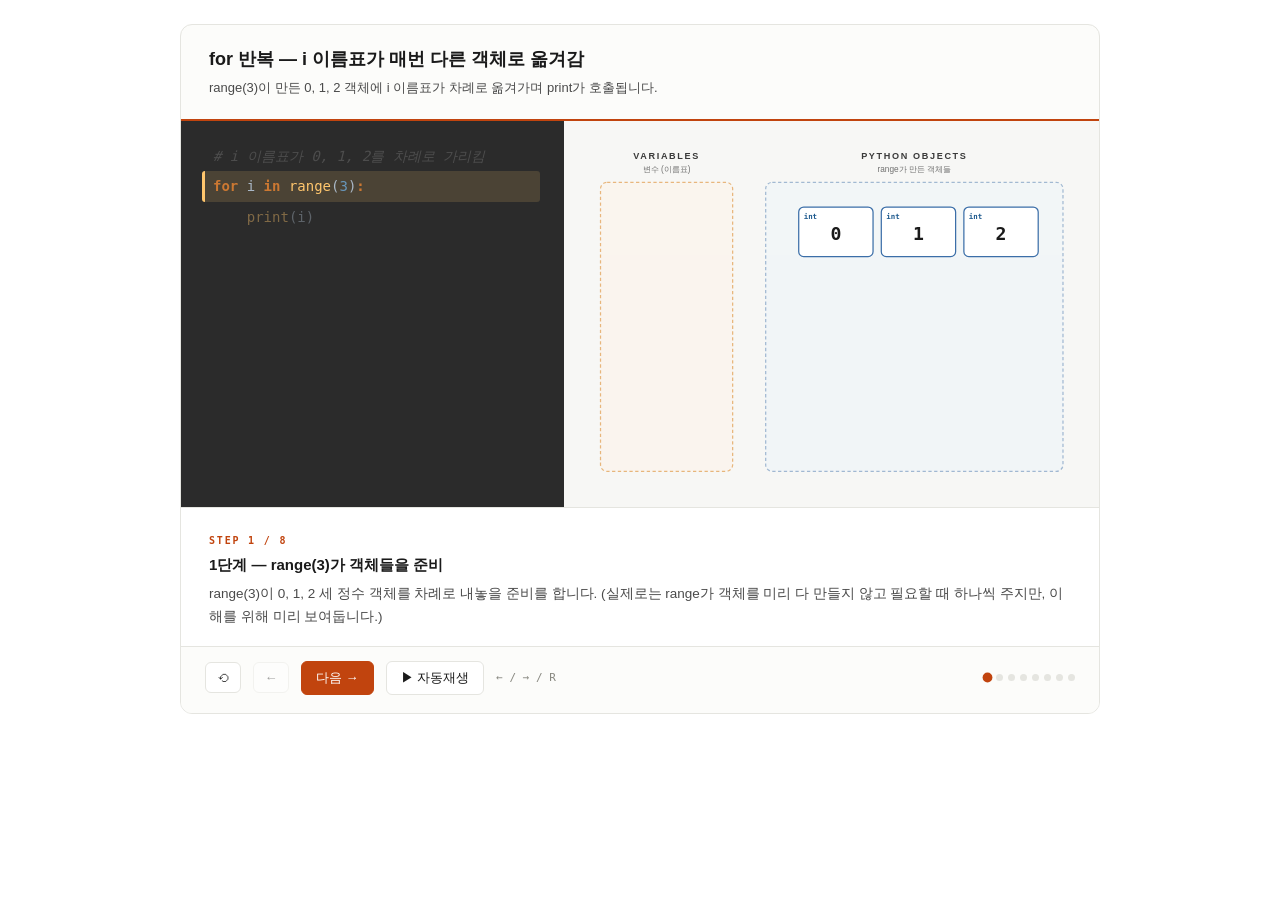
<file: simulators/sim-for.html>
<!DOCTYPE html>
<html lang="ko">
<head>
<meta charset="UTF-8">
<title>시뮬레이터 — for 반복</title>
<style>
:root {
  --bg: #ffffff;
  --bg-soft: #f7f7f5;
  --bg-card: #fcfcfa;
  --border: #e5e5e0;
  --text: #1a1a1a;
  --text-soft: #4a4a4a;
  --text-mute: #888880;
  --accent: #c1440e;
  --accent-soft: #f5e8e0;
  --heap-bg: #eaf3fb;
  --heap-border: #3b6ea8;
  --heap-text: #1e5a8e;
  --names-bg: #fef3e8;
  --names-border: #d97706;
  --names-text: #7a3a10;
  --code-bg: #2b2b2b;
  --code-text: #a9b7c6;
  --code-keyword: #cc7832;
  --code-number: #6897bb;
  --code-string: #6a8759;
  --code-comment: #808080;
  --code-builtin: #ffc66d;
}
[data-theme="dark"] {
  --bg: #1a1a1a;
  --bg-soft: #232320;
  --bg-card: #252522;
  --border: #3a3a35;
  --text: #ececec;
  --text-soft: #c4c4c0;
  --text-mute: #888880;
  --accent: #e07a4f;
  --accent-soft: #3a2a22;
  --heap-bg: #1f3650;
  --heap-border: #5b8fc5;
  --heap-text: #92c5f0;
  --names-bg: #3a2a18;
  --names-border: #d97706;
  --names-text: #f4b070;
}
* { box-sizing: border-box; }
body {
  margin: 0;
  padding: 24px;
  background: var(--bg);
  color: var(--text);
  font-family: 'Pretendard', -apple-system, BlinkMacSystemFont, sans-serif;
  line-height: 1.6;
}
.sim-wrapper {
  max-width: 920px;
  margin: 0 auto;
  background: var(--bg-card);
  border: 1px solid var(--border);
  border-radius: 12px;
  overflow: hidden;
}
.sim-head { padding: 20px 28px; border-bottom: 2px solid var(--accent); }
.sim-head h2 { margin: 0 0 4px; font-size: 18px; font-weight: 700; }
.sim-head .desc { margin: 0; color: var(--text-soft); font-size: 13px; }
.sim-body {
  display: grid;
  grid-template-columns: 1fr 1.4fr;
}
@media (max-width: 720px) { .sim-body { grid-template-columns: 1fr; } }

.code-pane {
  background: var(--code-bg);
  padding: 20px 24px;
  font-family: 'JetBrains Mono', 'D2Coding', 'Consolas', monospace;
  font-size: 14px;
  line-height: 1.9;
  color: var(--code-text);
}
.code-line {
  display: block;
  padding: 2px 8px;
  border-radius: 3px;
  transition: background 0.3s, opacity 0.3s;
  opacity: 0.4;
  white-space: pre;
}
.code-line.active {
  background: rgba(255, 198, 109, 0.15);
  opacity: 1;
  border-left: 3px solid #ffc66d;
  margin-left: -3px;
}
.code-line.done { opacity: 0.65; }
.tk-kw { color: var(--code-keyword); font-weight: bold; }
.tk-num { color: var(--code-number); }
.tk-str { color: var(--code-string); }
.tk-com { color: var(--code-comment); font-style: italic; }
.tk-fn { color: var(--code-builtin); }

.canvas-pane {
  background: var(--bg-soft);
  padding: 20px;
  display: flex;
  flex-direction: column;
  justify-content: center;
  min-height: 380px;
}
.canvas-pane svg { width: 100%; height: auto; max-height: 420px; }

.explain {
  padding: 18px 28px;
  border-top: 1px solid var(--border);
  background: var(--bg);
  min-height: 84px;
}
.explain .step-num {
  display: inline-block;
  font-family: 'JetBrains Mono', monospace;
  font-size: 10px;
  letter-spacing: 0.18em;
  color: var(--accent);
  font-weight: 700;
  margin-bottom: 4px;
  text-transform: uppercase;
}
.explain .step-title { font-size: 15px; font-weight: 600; margin: 0 0 6px; }
.explain .step-text {
  font-size: 13.5px;
  color: var(--text-soft);
  margin: 0;
  line-height: 1.65;
}

.controls {
  padding: 14px 24px 18px;
  background: var(--bg-card);
  border-top: 1px solid var(--border);
  display: flex;
  align-items: center;
  gap: 12px;
}
.btn {
  background: var(--bg);
  border: 1px solid var(--border);
  border-radius: 6px;
  padding: 7px 14px;
  font-family: inherit;
  font-size: 13px;
  cursor: pointer;
  color: var(--text);
  transition: all 0.15s;
  font-weight: 500;
}
.btn:hover { background: var(--bg-soft); border-color: var(--accent); }
.btn:disabled { opacity: 0.4; cursor: not-allowed; }
.btn-primary { background: var(--accent); color: white; border-color: var(--accent); }
.btn-icon { width: 36px; padding: 7px 0; text-align: center; }

.dots { display: flex; gap: 5px; margin-left: auto; }
.dot {
  width: 7px; height: 7px;
  border-radius: 50%;
  background: var(--border);
  transition: background 0.2s, transform 0.2s;
}
.dot.active { background: var(--accent); transform: scale(1.4); }
.dot.done { background: var(--text-mute); }
.kbd-hint {
  font-size: 11px;
  color: var(--text-mute);
  font-family: 'JetBrains Mono', monospace;
}
@media (max-width: 720px) { .kbd-hint { display: none; } }
</style>
</head>
<body>

<div class="sim-wrapper">
  <div class="sim-head">
    <h2>for 반복 — i 이름표가 매번 다른 객체로 옮겨감</h2>
    <p class="desc">range(3)이 만든 0, 1, 2 객체에 i 이름표가 차례로 옮겨가며 print가 호출됩니다.</p>
  </div>

  <div class="sim-body">
    <div class="code-pane">
      <span class="code-line" data-line="0"><span class="tk-com"># i 이름표가 0, 1, 2를 차례로 가리킴</span></span>
      <span class="code-line" data-line="1"><span class="tk-kw">for</span> i <span class="tk-kw">in</span> <span class="tk-fn">range</span>(<span class="tk-num">3</span>)<span class="tk-kw">:</span></span>
      <span class="code-line" data-line="2">    <span class="tk-fn">print</span>(i)</span>
    </div>

    <div class="canvas-pane">
      <svg id="loop-svg" viewBox="0 0 600 420" xmlns="http://www.w3.org/2000/svg">
        <!-- 정적 라벨 -->
        <text x="100" y="22" text-anchor="middle" font-family="Pretendard, sans-serif"
              font-size="11" font-weight="700" fill="currentColor" letter-spacing="2"
              opacity="0.85">VARIABLES</text>
        <text x="100" y="38" text-anchor="middle" font-family="Pretendard, sans-serif"
              font-size="10" fill="currentColor" opacity="0.6">변수 (이름표)</text>
        <rect x="20" y="50" width="160" height="350" rx="8"
              fill="var(--names-bg)" stroke="var(--names-border)" stroke-width="1.5"
              stroke-dasharray="4 3" opacity="0.5"/>

        <text x="400" y="22" text-anchor="middle" font-family="Pretendard, sans-serif"
              font-size="11" font-weight="700" fill="currentColor" letter-spacing="2"
              opacity="0.85">PYTHON OBJECTS</text>
        <text x="400" y="38" text-anchor="middle" font-family="Pretendard, sans-serif"
              font-size="10" fill="currentColor" opacity="0.6">range가 만든 객체들</text>
        <rect x="220" y="50" width="360" height="350" rx="8"
              fill="var(--heap-bg)" stroke="var(--heap-border)" stroke-width="1.5"
              stroke-dasharray="4 3" opacity="0.45"/>

        <g id="dynamic"></g>
      </svg>
    </div>
  </div>

  <div class="explain">
    <div class="step-num" id="step-num">STEP 1 / 8</div>
    <div class="step-title" id="step-title">시작</div>
    <p class="step-text" id="step-text">아직 반복이 시작되지 않았습니다.</p>
  </div>

  <div class="controls">
    <button class="btn btn-icon" id="btn-restart" title="처음부터">⟲</button>
    <button class="btn btn-icon" id="btn-prev" title="이전">←</button>
    <button class="btn btn-primary" id="btn-next">다음 →</button>
    <button class="btn" id="btn-auto">▶ 자동재생</button>
    <span class="kbd-hint">← / → / R</span>
    <div class="dots" id="dots"></div>
  </div>
</div>

<script>
(function() {
  'use strict';
  const SVG_NS = 'http://www.w3.org/2000/svg';
  const dynamic = document.getElementById('dynamic');

  function el(tag, attrs, children) {
    const e = document.createElementNS(SVG_NS, tag);
    if (attrs) Object.keys(attrs).forEach(k => e.setAttribute(k, attrs[k]));
    if (children) (Array.isArray(children) ? children : [children]).forEach(c => {
      if (typeof c === 'string') e.appendChild(document.createTextNode(c));
      else if (c) e.appendChild(c);
    });
    return e;
  }

  function drawObject(opts) {
    const g = el('g', { transform: `translate(${opts.x}, ${opts.y})` });
    const isActive = opts.active;
    g.appendChild(el('rect', {
      x: 0, y: 0, width: 90, height: 60, rx: 6,
      fill: isActive ? 'var(--accent)' : 'var(--bg)',
      'fill-opacity': isActive ? 0.15 : 1,
      stroke: isActive ? 'var(--accent)' : 'var(--heap-border)',
      'stroke-width': isActive ? 2.5 : 1.5
    }));
    g.appendChild(el('text', {
      x: 6, y: 14,
      'font-family': 'JetBrains Mono, monospace', 'font-size': 9,
      fill: 'var(--heap-text)', 'font-weight': 600
    }, 'int'));
    g.appendChild(el('text', {
      x: 45, y: 40, 'text-anchor': 'middle',
      'font-family': 'JetBrains Mono, monospace', 'font-size': 22,
      'font-weight': 700, fill: 'currentColor'
    }, String(opts.value)));
    return g;
  }

  function drawNameTag(opts) {
    const g = el('g', { transform: `translate(${opts.x}, ${opts.y})` });
    g.appendChild(el('path', {
      d: 'M 0,12 L 10,0 L 80,0 L 80,24 L 10,24 Z',
      fill: 'var(--names-bg)',
      stroke: 'var(--names-border)', 'stroke-width': 1.5
    }));
    g.appendChild(el('text', {
      x: 45, y: 17, 'text-anchor': 'middle',
      'font-family': 'JetBrains Mono, monospace', 'font-size': 14,
      'font-weight': 700, fill: 'var(--names-text)'
    }, opts.name));
    return g;
  }

  let arrowCounter = 0;
  function drawArrow(opts) {
    const g = el('g');
    const color = opts.color || 'var(--accent)';
    const markerId = 'arr-loop-' + (++arrowCounter);
    const defs = el('defs');
    defs.appendChild(el('marker', {
      id: markerId, viewBox: '0 0 10 10', refX: 9, refY: 5,
      markerWidth: 6, markerHeight: 6, orient: 'auto'
    }, [el('path', { d: 'M0,0 L10,5 L0,10 z', fill: color })]));
    g.appendChild(defs);
    const cx = (opts.fromX + opts.toX) / 2;
    g.appendChild(el('path', {
      d: `M ${opts.fromX} ${opts.fromY} Q ${cx} ${opts.fromY}, ${opts.toX} ${opts.toY}`,
      fill: 'none', stroke: color, 'stroke-width': 2.5,
      'marker-end': `url(#${markerId})`
    }));
    return g;
  }

  // 출력 누적 (화면 출력 박스)
  function drawOutputBox(opts) {
    const g = el('g');
    const lines = opts.lines || [];
    const x = 280, y = 280;
    const lineHeight = 22;
    const boxH = lines.length * lineHeight + 16;
    g.appendChild(el('rect', {
      x: x, y: y, width: 260, height: boxH, rx: 4,
      fill: '#2b2b2b', stroke: '#4ec9b0', 'stroke-width': 1
    }));
    g.appendChild(el('text', {
      x: x + 8, y: y - 6,
      'font-family': 'Pretendard, sans-serif', 'font-size': 10,
      fill: 'currentColor', opacity: 0.6
    }, '화면 출력 ↓'));
    lines.forEach((line, i) => {
      g.appendChild(el('text', {
        x: x + 12, y: y + 18 + i * lineHeight,
        'font-family': 'JetBrains Mono, monospace', 'font-size': 14,
        fill: '#d4d4d4'
      }, line));
    });
    return g;
  }

  // 항상 보일 객체 3개 (range가 만든 0, 1, 2)
  function drawHeapObjects(activeIdx) {
    const arr = [];
    arr.push(drawObject({ x: 260, y: 80, value: 0, active: activeIdx === 0 }));
    arr.push(drawObject({ x: 360, y: 80, value: 1, active: activeIdx === 1 }));
    arr.push(drawObject({ x: 460, y: 80, value: 2, active: activeIdx === 2 }));
    return arr;
  }

  // ============== 단계 정의 ==============
  // 단계: 시작 → range가 객체 만듦 → iter 1 시작 → print → iter 2 → print → iter 3 → print → 끝
  const STEPS = [
    {
      line: 1,
      title: '1단계 — range(3)가 객체들을 준비',
      text: 'range(3)이 0, 1, 2 세 정수 객체를 차례로 내놓을 준비를 합니다. (실제로는 range가 객체를 미리 다 만들지 않고 필요할 때 하나씩 주지만, 이해를 위해 미리 보여둡니다.)',
      activeIdx: -1, iName: false, output: []
    },
    {
      line: 1,
      title: '2단계 — i 이름표가 첫 번째 0을 가리킴',
      text: 'for의 첫 반복이 시작됩니다. i 이름표가 만들어져 0 객체를 가리킵니다.',
      activeIdx: 0, iName: 0, output: []
    },
    {
      line: 2,
      title: '3단계 — print(i) 실행 → 0 출력',
      text: '들여쓰인 print(i)가 실행됩니다. i가 가리키는 객체의 값(0)이 화면에 출력됩니다.',
      activeIdx: 0, iName: 0, output: ['0']
    },
    {
      line: 1,
      title: '4단계 — i 이름표가 1로 옮겨감',
      text: 'for의 두 번째 반복. i 이름표가 0 객체에서 떨어져 1 객체로 옮겨갑니다. 0 객체는 그대로 있습니다.',
      activeIdx: 1, iName: 1, output: ['0']
    },
    {
      line: 2,
      title: '5단계 — print(i) 실행 → 1 출력',
      text: '다시 print(i)가 실행됩니다. 이제 i가 가리키는 1이 출력됩니다.',
      activeIdx: 1, iName: 1, output: ['0', '1']
    },
    {
      line: 1,
      title: '6단계 — i 이름표가 2로 옮겨감',
      text: '세 번째 반복. i가 2 객체로 옮겨갑니다.',
      activeIdx: 2, iName: 2, output: ['0', '1']
    },
    {
      line: 2,
      title: '7단계 — print(i) 실행 → 2 출력',
      text: '마지막 print 실행.',
      activeIdx: 2, iName: 2, output: ['0', '1', '2']
    },
    {
      line: -1,
      title: '8단계 — 반복 종료',
      text: 'range가 더 줄 객체가 없으니 for 루프가 끝납니다. i 이름표는 마지막 값(2)에 그대로 머물러 있습니다.',
      activeIdx: 2, iName: 2, output: ['0', '1', '2'], done: true
    }
  ];

  let currentStep = 0;
  let autoTimer = null;

  const dotsEl = document.getElementById('dots');
  STEPS.forEach(() => {
    const d = document.createElement('div');
    d.className = 'dot';
    dotsEl.appendChild(d);
  });

  function render() {
    while (dynamic.firstChild) dynamic.removeChild(dynamic.firstChild);
    arrowCounter = 0;
    const step = STEPS[currentStep];

    // 객체들
    drawHeapObjects(step.activeIdx).forEach(o => dynamic.appendChild(o));

    // i 이름표
    if (step.iName !== false && step.iName !== undefined) {
      dynamic.appendChild(drawNameTag({ x: 60, y: 120, name: 'i' }));
      // 화살표
      const targetX = 260 + step.iName * 100;
      dynamic.appendChild(drawArrow({
        fromX: 145, fromY: 132, toX: targetX, toY: 110,
        color: 'var(--accent)'
      }));
    }

    // 반복 카운터 (좌측 하단)
    if (step.activeIdx >= 0 && !step.done) {
      const counterText = `반복 ${step.activeIdx + 1} / 3`;
      dynamic.appendChild(el('text', {
        x: 100, y: 270, 'text-anchor': 'middle',
        'font-family': 'JetBrains Mono, monospace', 'font-size': 11,
        'font-weight': 700, fill: 'var(--accent)'
      }, counterText));
    } else if (step.done) {
      dynamic.appendChild(el('text', {
        x: 100, y: 270, 'text-anchor': 'middle',
        'font-family': 'JetBrains Mono, monospace', 'font-size': 11,
        'font-weight': 700, fill: 'var(--accent)'
      }, '✓ 종료'));
    }

    // 출력
    if (step.output.length > 0) {
      dynamic.appendChild(drawOutputBox({ lines: step.output }));
    }

    // 코드 라인 활성화
    document.querySelectorAll('.code-line').forEach((el, i) => {
      el.classList.remove('active', 'done');
      if (i === step.line) el.classList.add('active');
    });

    // 컨트롤
    document.getElementById('step-num').textContent = `STEP ${currentStep + 1} / ${STEPS.length}`;
    document.getElementById('step-title').textContent = step.title;
    document.getElementById('step-text').textContent = step.text;
    document.querySelectorAll('.dot').forEach((d, i) => {
      d.classList.remove('active', 'done');
      if (i === currentStep) d.classList.add('active');
      else if (i < currentStep) d.classList.add('done');
    });
    document.getElementById('btn-prev').disabled = currentStep === 0;
    const nextBtn = document.getElementById('btn-next');
    if (currentStep === STEPS.length - 1) {
      nextBtn.textContent = '완료';
      nextBtn.disabled = true;
    } else {
      nextBtn.textContent = '다음 →';
      nextBtn.disabled = false;
    }
  }

  function next() { if (currentStep < STEPS.length - 1) { currentStep++; render(); } }
  function prev() { if (currentStep > 0) { currentStep--; render(); } }
  function restart() { stopAuto(); currentStep = 0; render(); }
  function startAuto() {
    if (autoTimer) return;
    if (currentStep >= STEPS.length - 1) {
      currentStep = 0;
      render();
    }
    document.getElementById('btn-auto').textContent = '⏸ 일시정지';
    // 클릭 즉시 한 단계 진행하고, 이후 일정 간격으로 계속 진행합니다.
    next();
    if (currentStep >= STEPS.length - 1) {
      document.getElementById('btn-auto').textContent = '▶ 자동재생';
      return;
    }
    autoTimer = setInterval(() => {
      if (currentStep < STEPS.length - 1) next();
      if (currentStep >= STEPS.length - 1) stopAuto();
    }, 2200);
  }
  function stopAuto() {
    if (autoTimer) {
      clearInterval(autoTimer);
      autoTimer = null;
      document.getElementById('btn-auto').textContent = '▶ 자동재생';
    }
  }

  document.getElementById('btn-next').addEventListener('click', () => { stopAuto(); next(); });
  document.getElementById('btn-prev').addEventListener('click', () => { stopAuto(); prev(); });
  document.getElementById('btn-restart').addEventListener('click', restart);
  document.getElementById('btn-auto').addEventListener('click', () => {
    if (autoTimer) stopAuto(); else startAuto();
  });

  document.addEventListener('keydown', (e) => {
    if (e.key === 'ArrowRight') { stopAuto(); next(); e.preventDefault(); }
    else if (e.key === 'ArrowLeft') { stopAuto(); prev(); e.preventDefault(); }
    else if (e.key === 'r' || e.key === 'R') { restart(); e.preventDefault(); }
  });

  function syncTheme() {
    try {
      const parentTheme = window.parent && window.parent.document &&
                          window.parent.document.documentElement.getAttribute('data-theme');
      if (parentTheme) document.documentElement.setAttribute('data-theme', parentTheme);
    } catch (e) {
      if (window.matchMedia('(prefers-color-scheme: dark)').matches) {
        document.documentElement.setAttribute('data-theme', 'dark');
      }
    }
  }
  syncTheme();
  window.addEventListener('message', (e) => {
    if (e.data && e.data.theme) {
      document.documentElement.setAttribute('data-theme', e.data.theme);
    }
  });

  render();
})();
</script>

</body>
</html>
</file>
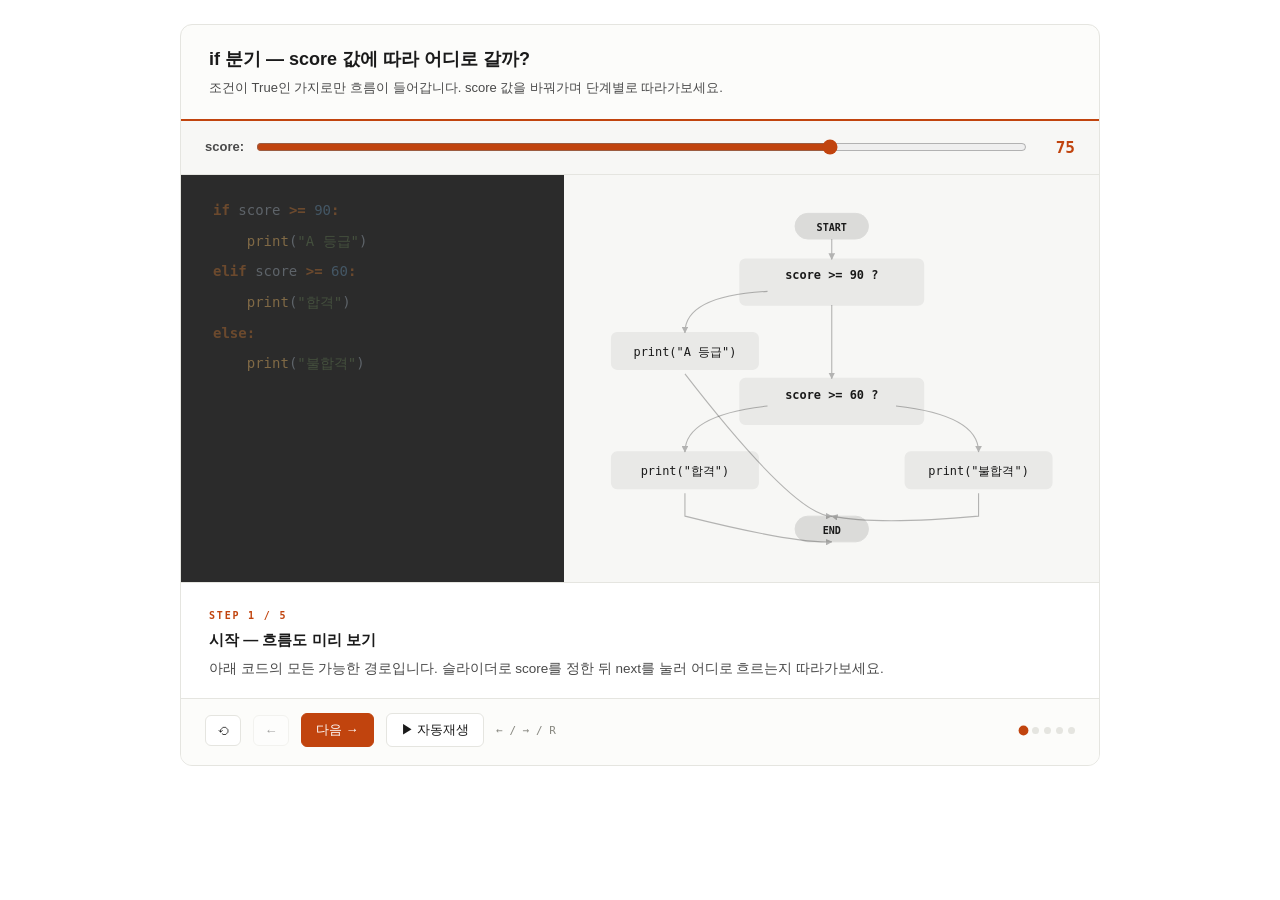
<file: simulators/sim-if.html>
<!DOCTYPE html>
<html lang="ko">
<head>
<meta charset="UTF-8">
<title>시뮬레이터 — if 분기</title>
<style>
:root {
  --bg: #ffffff;
  --bg-soft: #f7f7f5;
  --bg-card: #fcfcfa;
  --border: #e5e5e0;
  --text: #1a1a1a;
  --text-soft: #4a4a4a;
  --text-mute: #888880;
  --accent: #c1440e;
  --accent-soft: #f5e8e0;
  --true-bg: #e6f4ea;
  --true-border: #34a853;
  --true-text: #137333;
  --false-bg: #fce8e6;
  --false-border: #d93025;
  --false-text: #b3261e;
  --code-bg: #2b2b2b;
  --code-text: #a9b7c6;
  --code-keyword: #cc7832;
  --code-number: #6897bb;
  --code-string: #6a8759;
  --code-comment: #808080;
  --code-builtin: #ffc66d;
}
[data-theme="dark"] {
  --bg: #1a1a1a;
  --bg-soft: #232320;
  --bg-card: #252522;
  --border: #3a3a35;
  --text: #ececec;
  --text-soft: #c4c4c0;
  --text-mute: #888880;
  --accent: #e07a4f;
  --accent-soft: #3a2a22;
  --true-bg: #1a3a25;
  --true-border: #5cb87a;
  --true-text: #8de3a5;
  --false-bg: #3a1f1c;
  --false-border: #f48771;
  --false-text: #f8a99a;
}
* { box-sizing: border-box; }
body {
  margin: 0;
  padding: 24px;
  background: var(--bg);
  color: var(--text);
  font-family: 'Pretendard', -apple-system, BlinkMacSystemFont, sans-serif;
  line-height: 1.6;
}
.sim-wrapper {
  max-width: 920px;
  margin: 0 auto;
  background: var(--bg-card);
  border: 1px solid var(--border);
  border-radius: 12px;
  overflow: hidden;
}
.sim-head { padding: 20px 28px; border-bottom: 2px solid var(--accent); }
.sim-head h2 { margin: 0 0 4px; font-size: 18px; font-weight: 700; }
.sim-head .desc { margin: 0; color: var(--text-soft); font-size: 13px; }
.sim-body {
  display: grid;
  grid-template-columns: 1fr 1.4fr;
}
@media (max-width: 720px) { .sim-body { grid-template-columns: 1fr; } }

.code-pane {
  background: var(--code-bg);
  padding: 20px 24px;
  font-family: 'JetBrains Mono', 'D2Coding', 'Consolas', monospace;
  font-size: 14px;
  line-height: 1.9;
  color: var(--code-text);
}
.code-line {
  display: block;
  padding: 2px 8px;
  border-radius: 3px;
  transition: background 0.3s, opacity 0.3s;
  opacity: 0.4;
  white-space: pre;
}
.code-line.active {
  background: rgba(255, 198, 109, 0.15);
  opacity: 1;
  border-left: 3px solid #ffc66d;
  margin-left: -3px;
}
.code-line.taken { opacity: 1; }
.code-line.skipped {
  opacity: 0.25;
  text-decoration: line-through;
  text-decoration-color: rgba(244, 135, 113, 0.5);
}
.tk-kw { color: var(--code-keyword); font-weight: bold; }
.tk-num { color: var(--code-number); }
.tk-str { color: var(--code-string); }
.tk-com { color: var(--code-comment); font-style: italic; }
.tk-fn { color: var(--code-builtin); }

.canvas-pane {
  background: var(--bg-soft);
  padding: 20px;
  display: flex;
  flex-direction: column;
  justify-content: center;
  min-height: 380px;
}
.canvas-pane svg { width: 100%; height: auto; max-height: 400px; }

.explain {
  padding: 18px 28px;
  border-top: 1px solid var(--border);
  background: var(--bg);
  min-height: 84px;
}
.explain .step-num {
  display: inline-block;
  font-family: 'JetBrains Mono', monospace;
  font-size: 10px;
  letter-spacing: 0.18em;
  color: var(--accent);
  font-weight: 700;
  margin-bottom: 4px;
  text-transform: uppercase;
}
.explain .step-title { font-size: 15px; font-weight: 600; margin: 0 0 6px; }
.explain .step-text {
  font-size: 13.5px;
  color: var(--text-soft);
  margin: 0;
  line-height: 1.65;
}

.controls {
  padding: 14px 24px 18px;
  background: var(--bg-card);
  border-top: 1px solid var(--border);
  display: flex;
  align-items: center;
  gap: 12px;
  flex-wrap: wrap;
}
.btn {
  background: var(--bg);
  border: 1px solid var(--border);
  border-radius: 6px;
  padding: 7px 14px;
  font-family: inherit;
  font-size: 13px;
  cursor: pointer;
  color: var(--text);
  transition: all 0.15s;
  font-weight: 500;
}
.btn:hover { background: var(--bg-soft); border-color: var(--accent); }
.btn:disabled { opacity: 0.4; cursor: not-allowed; }
.btn-primary { background: var(--accent); color: white; border-color: var(--accent); }
.btn-icon { width: 36px; padding: 7px 0; text-align: center; }

.score-control {
  display: flex;
  align-items: center;
  gap: 10px;
  padding: 14px 24px;
  background: var(--bg-soft);
  border-bottom: 1px solid var(--border);
}
.score-control label {
  font-size: 13px;
  font-weight: 600;
  color: var(--text-soft);
}
.score-control input[type=range] {
  flex: 1;
  accent-color: var(--accent);
}
.score-control .score-value {
  font-family: 'JetBrains Mono', monospace;
  font-size: 16px;
  font-weight: 700;
  color: var(--accent);
  min-width: 36px;
  text-align: right;
}

.dots { display: flex; gap: 5px; margin-left: auto; }
.dot {
  width: 7px; height: 7px;
  border-radius: 50%;
  background: var(--border);
  transition: background 0.2s, transform 0.2s;
}
.dot.active { background: var(--accent); transform: scale(1.4); }
.dot.done { background: var(--text-mute); }
.kbd-hint {
  font-size: 11px;
  color: var(--text-mute);
  font-family: 'JetBrains Mono', monospace;
}
@media (max-width: 720px) { .kbd-hint { display: none; } }
</style>
</head>
<body>

<div class="sim-wrapper">
  <div class="sim-head">
    <h2>if 분기 — score 값에 따라 어디로 갈까?</h2>
    <p class="desc">조건이 True인 가지로만 흐름이 들어갑니다. score 값을 바꿔가며 단계별로 따라가보세요.</p>
  </div>

  <!-- score 슬라이더 -->
  <div class="score-control">
    <label for="score-slider">score:</label>
    <input type="range" id="score-slider" min="0" max="100" value="75">
    <span class="score-value" id="score-value">75</span>
  </div>

  <div class="sim-body">
    <div class="code-pane">
      <span class="code-line" data-line="0"><span class="tk-kw">if</span> score <span class="tk-kw">&gt;=</span> <span class="tk-num">90</span><span class="tk-kw">:</span></span>
      <span class="code-line" data-line="1">    <span class="tk-fn">print</span>(<span class="tk-str">"A 등급"</span>)</span>
      <span class="code-line" data-line="2"><span class="tk-kw">elif</span> score <span class="tk-kw">&gt;=</span> <span class="tk-num">60</span><span class="tk-kw">:</span></span>
      <span class="code-line" data-line="3">    <span class="tk-fn">print</span>(<span class="tk-str">"합격"</span>)</span>
      <span class="code-line" data-line="4"><span class="tk-kw">else</span><span class="tk-kw">:</span></span>
      <span class="code-line" data-line="5">    <span class="tk-fn">print</span>(<span class="tk-str">"불합격"</span>)</span>
    </div>

    <div class="canvas-pane">
      <svg id="flow-svg" viewBox="0 0 540 400" xmlns="http://www.w3.org/2000/svg">
        <g id="dynamic"></g>
      </svg>
    </div>
  </div>

  <div class="explain">
    <div class="step-num" id="step-num">STEP 1 / 4</div>
    <div class="step-title" id="step-title">시작</div>
    <p class="step-text" id="step-text">score를 위 슬라이더로 정하고 next를 눌러 흐름을 따라가세요.</p>
  </div>

  <div class="controls">
    <button class="btn btn-icon" id="btn-restart" title="처음부터">⟲</button>
    <button class="btn btn-icon" id="btn-prev" title="이전">←</button>
    <button class="btn btn-primary" id="btn-next">다음 →</button>
    <button class="btn" id="btn-auto">▶ 자동재생</button>
    <span class="kbd-hint">← / → / R</span>
    <div class="dots" id="dots"></div>
  </div>
</div>

<script>
(function() {
  'use strict';
  const SVG_NS = 'http://www.w3.org/2000/svg';
  const dynamic = document.getElementById('dynamic');

  function el(tag, attrs, children) {
    const e = document.createElementNS(SVG_NS, tag);
    if (attrs) Object.keys(attrs).forEach(k => e.setAttribute(k, attrs[k]));
    if (children) (Array.isArray(children) ? children : [children]).forEach(c => {
      if (typeof c === 'string') e.appendChild(document.createTextNode(c));
      else if (c) e.appendChild(c);
    });
    return e;
  }

  let arrowCounter = 0;
  function drawArrow(opts) {
    const g = el('g');
    const color = opts.color || 'currentColor';
    const markerId = 'arr-if-' + (++arrowCounter);
    const defs = el('defs');
    defs.appendChild(el('marker', {
      id: markerId, viewBox: '0 0 10 10', refX: 9, refY: 5,
      markerWidth: 6, markerHeight: 6, orient: 'auto'
    }, [el('path', { d: 'M0,0 L10,5 L0,10 z', fill: color })]));
    g.appendChild(defs);
    const dash = opts.dash ? `stroke-dasharray="5 4"` : '';
    g.appendChild(el('path', {
      d: opts.path,
      fill: 'none', stroke: color, 'stroke-width': opts.width || 2,
      'marker-end': `url(#${markerId})`,
      'stroke-dasharray': opts.dash ? '5 4' : 'none',
      opacity: opts.opacity || 1
    }));
    return g;
  }

  // 조건 박스 (마름모)
  function drawCond(opts) {
    const g = el('g', { transform: `translate(${opts.x}, ${opts.y})` });
    const w = opts.w || 200;
    const h = opts.h || 50;
    const result = opts.result; // true / false / null (미평가)
    let strokeColor = 'currentColor';
    let fillColor = 'currentColor';
    let opacity = 0.06;
    if (result === true) {
      strokeColor = 'var(--true-border)';
      fillColor = 'var(--true-bg)';
      opacity = 0.6;
    } else if (result === false) {
      strokeColor = 'var(--false-border)';
      fillColor = 'var(--false-bg)';
      opacity = 0.5;
    }
    g.appendChild(el('rect', {
      x: 0, y: 0, width: w, height: h, rx: 6,
      fill: fillColor, stroke: strokeColor, 'stroke-width': result !== null ? 2 : 1.5,
      opacity: result !== null ? opacity : 0.06
    }));
    g.appendChild(el('text', {
      x: w / 2, y: 22, 'text-anchor': 'middle',
      'font-family': 'JetBrains Mono, monospace', 'font-size': 13,
      'font-weight': 600, fill: 'currentColor'
    }, opts.text));
    if (opts.subtext) {
      g.appendChild(el('text', {
        x: w / 2, y: 40, 'text-anchor': 'middle',
        'font-family': 'JetBrains Mono, monospace', 'font-size': 12,
        'font-weight': 700,
        fill: result === true ? 'var(--true-text)' : (result === false ? 'var(--false-text)' : 'currentColor'),
        opacity: 0.95
      }, opts.subtext));
    }
    return g;
  }

  // 실행 박스 (사각)
  function drawExec(opts) {
    const g = el('g', { transform: `translate(${opts.x}, ${opts.y})` });
    const w = opts.w || 160;
    const taken = opts.taken; // true: 실행됨 / false: 건너뜀 / null: 미평가
    let stroke = 'currentColor';
    let fill = 'currentColor';
    let opacity = 0.06;
    if (taken === true) {
      stroke = 'var(--accent)';
      fill = 'var(--accent)';
      opacity = 0.15;
    } else if (taken === false) {
      stroke = 'currentColor';
      opacity = 0.04;
    }
    g.appendChild(el('rect', {
      x: 0, y: 0, width: w, height: 40, rx: 6,
      fill: fill, stroke: stroke,
      'stroke-width': taken === true ? 2 : 1.2,
      opacity: opacity,
      'stroke-dasharray': taken === false ? '4 3' : 'none'
    }));
    g.appendChild(el('text', {
      x: w / 2, y: 25, 'text-anchor': 'middle',
      'font-family': 'JetBrains Mono, monospace', 'font-size': 13,
      'font-weight': taken === true ? 700 : 500,
      fill: taken === false ? 'currentColor' : (taken === true ? 'var(--accent)' : 'currentColor'),
      opacity: taken === false ? 0.4 : 1
    }, opts.text));
    return g;
  }

  // 시작 / 끝 동그란 박스
  function drawTerm(opts) {
    const g = el('g', { transform: `translate(${opts.x}, ${opts.y})` });
    g.appendChild(el('rect', {
      x: 0, y: 0, width: 80, height: 28, rx: 14,
      fill: 'currentColor', opacity: 0.12,
      stroke: 'currentColor', 'stroke-width': 1
    }));
    g.appendChild(el('text', {
      x: 40, y: 19, 'text-anchor': 'middle',
      'font-family': 'JetBrains Mono, monospace', 'font-size': 11,
      'font-weight': 600, fill: 'currentColor'
    }, opts.text));
    return g;
  }

  // 출력 박스
  function drawOutput(opts) {
    const g = el('g');
    const x = opts.x;
    const y = opts.y;
    g.appendChild(el('rect', {
      x: x, y: y, width: 130, height: 28, rx: 4,
      fill: '#2b2b2b', stroke: '#4ec9b0', 'stroke-width': 1
    }));
    g.appendChild(el('text', {
      x: x + 65, y: y + 19, 'text-anchor': 'middle',
      'font-family': 'JetBrains Mono, monospace', 'font-size': 13,
      fill: '#d4d4d4'
    }, opts.text));
    return g;
  }

  // ============== 상태 ==============
  let currentStep = 0;
  let score = 75;
  let autoTimer = null;

  function evaluate() {
    // 조건 평가 결과: 어느 가지로 가는가?
    if (score >= 90) return 'A';
    else if (score >= 60) return 'B';
    else return 'C';
  }

  // ============== 단계별 렌더 ==============
  function renderStep0() {
    // 시작 — 다이어그램 전체를 미평가 상태로
    dynamic.appendChild(drawTerm({ x: 230, y: 20, text: 'START' }));
    dynamic.appendChild(drawCond({ x: 170, y: 70, text: 'score >= 90 ?', result: null }));
    dynamic.appendChild(drawExec({ x: 30, y: 150, text: 'print("A 등급")', taken: null }));
    dynamic.appendChild(drawCond({ x: 170, y: 200, text: 'score >= 60 ?', result: null }));
    dynamic.appendChild(drawExec({ x: 30, y: 280, text: 'print("합격")', taken: null }));
    dynamic.appendChild(drawExec({ x: 350, y: 280, text: 'print("불합격")', taken: null }));
    dynamic.appendChild(drawTerm({ x: 230, y: 350, text: 'END' }));

    // 회색 점선으로 모든 가능한 경로 표시
    const arrowOpts = { color: 'currentColor', width: 1.2, opacity: 0.3 };
    dynamic.appendChild(drawArrow({ ...arrowOpts, path: 'M 270 48 L 270 70' }));
    dynamic.appendChild(drawArrow({ ...arrowOpts, path: 'M 200 105 Q 110 110, 110 150' }));
    dynamic.appendChild(drawArrow({ ...arrowOpts, path: 'M 270 120 L 270 200' }));
    dynamic.appendChild(drawArrow({ ...arrowOpts, path: 'M 200 230 Q 110 240, 110 280' }));
    dynamic.appendChild(drawArrow({ ...arrowOpts, path: 'M 340 230 Q 430 240, 430 280' }));
    dynamic.appendChild(drawArrow({ ...arrowOpts, path: 'M 110 195 Q 230 350, 270 350' }));
    dynamic.appendChild(drawArrow({ ...arrowOpts, path: 'M 110 325 L 110 350 Q 230 380, 270 378' }));
    dynamic.appendChild(drawArrow({ ...arrowOpts, path: 'M 430 325 L 430 350 Q 320 360, 270 350' }));
  }

  function renderStep1() {
    // Step 1: 첫 번째 조건 평가
    const cond1Result = score >= 90;
    const branch = evaluate();

    dynamic.appendChild(drawTerm({ x: 230, y: 20, text: 'START' }));
    dynamic.appendChild(drawCond({
      x: 170, y: 70, text: 'score >= 90 ?',
      subtext: `(${score} >= 90) → ${cond1Result ? 'True' : 'False'}`,
      result: cond1Result
    }));

    // 다른 박스들은 미평가
    dynamic.appendChild(drawExec({ x: 30, y: 150, text: 'print("A 등급")', taken: null }));
    dynamic.appendChild(drawCond({ x: 170, y: 200, text: 'score >= 60 ?', result: null }));
    dynamic.appendChild(drawExec({ x: 30, y: 280, text: 'print("합격")', taken: null }));
    dynamic.appendChild(drawExec({ x: 350, y: 280, text: 'print("불합격")', taken: null }));
    dynamic.appendChild(drawTerm({ x: 230, y: 350, text: 'END' }));

    // 활성 화살표 (START → 첫 cond)
    dynamic.appendChild(drawArrow({
      path: 'M 270 48 L 270 70', color: 'var(--accent)', width: 2.5
    }));
    // 나머지는 회색 점선
    const dim = { color: 'currentColor', width: 1.2, opacity: 0.25 };
    dynamic.appendChild(drawArrow({ ...dim, path: 'M 200 105 Q 110 110, 110 150' }));
    dynamic.appendChild(drawArrow({ ...dim, path: 'M 270 120 L 270 200' }));
    dynamic.appendChild(drawArrow({ ...dim, path: 'M 200 230 Q 110 240, 110 280' }));
    dynamic.appendChild(drawArrow({ ...dim, path: 'M 340 230 Q 430 240, 430 280' }));
  }

  function renderStep2() {
    // Step 2: 첫 번째 분기 결과에 따라
    const cond1Result = score >= 90;
    const branch = evaluate();

    dynamic.appendChild(drawTerm({ x: 230, y: 20, text: 'START' }));
    dynamic.appendChild(drawCond({
      x: 170, y: 70, text: 'score >= 90 ?',
      subtext: `(${score} >= 90) → ${cond1Result ? 'True' : 'False'}`,
      result: cond1Result
    }));

    if (branch === 'A') {
      // True → A등급으로
      dynamic.appendChild(drawExec({ x: 30, y: 150, text: 'print("A 등급")', taken: true }));
      dynamic.appendChild(drawCond({ x: 170, y: 200, text: 'score >= 60 ?', result: null }));
      dynamic.appendChild(drawExec({ x: 30, y: 280, text: 'print("합격")', taken: false }));
      dynamic.appendChild(drawExec({ x: 350, y: 280, text: 'print("불합격")', taken: false }));
      dynamic.appendChild(drawTerm({ x: 230, y: 350, text: 'END' }));

      dynamic.appendChild(drawArrow({ path: 'M 270 48 L 270 70', color: 'currentColor', width: 1.5, opacity: 0.5 }));
      // True 가지로 이동
      dynamic.appendChild(drawArrow({
        path: 'M 200 105 Q 110 110, 110 150', color: 'var(--true-border)', width: 2.5
      }));
      // 라벨 True
      dynamic.appendChild(el('text', {
        x: 145, y: 130, 'text-anchor': 'middle',
        'font-family': 'JetBrains Mono, monospace', 'font-size': 11,
        'font-weight': 700, fill: 'var(--true-text)'
      }, 'True'));
    } else {
      // False → 다음 elif로
      dynamic.appendChild(drawExec({ x: 30, y: 150, text: 'print("A 등급")', taken: false }));
      dynamic.appendChild(drawCond({ x: 170, y: 200, text: 'score >= 60 ?', result: null }));
      dynamic.appendChild(drawExec({ x: 30, y: 280, text: 'print("합격")', taken: null }));
      dynamic.appendChild(drawExec({ x: 350, y: 280, text: 'print("불합격")', taken: null }));
      dynamic.appendChild(drawTerm({ x: 230, y: 350, text: 'END' }));

      dynamic.appendChild(drawArrow({ path: 'M 270 48 L 270 70', color: 'currentColor', width: 1.5, opacity: 0.5 }));
      dynamic.appendChild(drawArrow({
        path: 'M 270 120 L 270 200', color: 'var(--false-border)', width: 2.5
      }));
      dynamic.appendChild(el('text', {
        x: 295, y: 165, 'text-anchor': 'start',
        'font-family': 'JetBrains Mono, monospace', 'font-size': 11,
        'font-weight': 700, fill: 'var(--false-text)'
      }, 'False'));
    }
  }

  function renderStep3() {
    // Step 3: A로 끝났으면 끝난 거고, 아니면 두 번째 조건 평가
    const cond1Result = score >= 90;
    const cond2Result = score >= 60;
    const branch = evaluate();

    dynamic.appendChild(drawTerm({ x: 230, y: 20, text: 'START' }));
    dynamic.appendChild(drawCond({
      x: 170, y: 70, text: 'score >= 90 ?',
      subtext: `→ ${cond1Result ? 'True' : 'False'}`,
      result: cond1Result
    }));

    if (branch === 'A') {
      // 이미 끝남 - END로
      dynamic.appendChild(drawExec({ x: 30, y: 150, text: 'print("A 등급")', taken: true }));
      dynamic.appendChild(drawCond({ x: 170, y: 200, text: 'score >= 60 ?', result: null }));
      dynamic.appendChild(drawExec({ x: 30, y: 280, text: 'print("합격")', taken: false }));
      dynamic.appendChild(drawExec({ x: 350, y: 280, text: 'print("불합격")', taken: false }));
      dynamic.appendChild(drawTerm({ x: 230, y: 350, text: 'END' }));

      // 화살표들
      dynamic.appendChild(drawArrow({ path: 'M 270 48 L 270 70', color: 'currentColor', width: 1.2, opacity: 0.4 }));
      dynamic.appendChild(drawArrow({ path: 'M 200 105 Q 110 110, 110 150', color: 'var(--true-border)', width: 2 }));
      // A등급 → END
      dynamic.appendChild(drawArrow({
        path: 'M 110 195 Q 200 350, 270 360', color: 'var(--accent)', width: 2.5
      }));
      // 출력
      dynamic.appendChild(drawOutput({ x: 380, y: 156, text: '"A 등급"' }));
    } else {
      // 두 번째 조건 평가
      dynamic.appendChild(drawExec({ x: 30, y: 150, text: 'print("A 등급")', taken: false }));
      dynamic.appendChild(drawCond({
        x: 170, y: 200, text: 'score >= 60 ?',
        subtext: `(${score} >= 60) → ${cond2Result ? 'True' : 'False'}`,
        result: cond2Result
      }));
      dynamic.appendChild(drawExec({ x: 30, y: 280, text: 'print("합격")', taken: null }));
      dynamic.appendChild(drawExec({ x: 350, y: 280, text: 'print("불합격")', taken: null }));
      dynamic.appendChild(drawTerm({ x: 230, y: 350, text: 'END' }));

      dynamic.appendChild(drawArrow({ path: 'M 270 48 L 270 70', color: 'currentColor', width: 1.2, opacity: 0.4 }));
      dynamic.appendChild(drawArrow({ path: 'M 270 120 L 270 200', color: 'currentColor', width: 1.5, opacity: 0.6 }));
      dynamic.appendChild(drawArrow({
        path: 'M 270 250 L 270 250', color: 'var(--accent)', width: 2.5
      }));
    }
  }

  function renderStep4() {
    // Step 4: 최종 결과 출력
    const cond1Result = score >= 90;
    const cond2Result = score >= 60;
    const branch = evaluate();

    dynamic.appendChild(drawTerm({ x: 230, y: 20, text: 'START' }));
    dynamic.appendChild(drawCond({
      x: 170, y: 70, text: 'score >= 90 ?',
      subtext: `→ ${cond1Result ? 'True' : 'False'}`,
      result: cond1Result
    }));
    dynamic.appendChild(drawExec({ x: 30, y: 150, text: 'print("A 등급")', taken: branch === 'A' }));

    if (branch !== 'A') {
      dynamic.appendChild(drawCond({
        x: 170, y: 200, text: 'score >= 60 ?',
        subtext: `→ ${cond2Result ? 'True' : 'False'}`,
        result: cond2Result
      }));
    } else {
      dynamic.appendChild(drawCond({ x: 170, y: 200, text: 'score >= 60 ?', result: null }));
    }
    dynamic.appendChild(drawExec({ x: 30, y: 280, text: 'print("합격")', taken: branch === 'B' }));
    dynamic.appendChild(drawExec({ x: 350, y: 280, text: 'print("불합격")', taken: branch === 'C' }));
    dynamic.appendChild(drawTerm({ x: 230, y: 350, text: 'END' }));

    // 활성 경로 그리기
    const dim = { color: 'currentColor', width: 1, opacity: 0.3 };

    if (branch === 'A') {
      dynamic.appendChild(drawArrow({ path: 'M 270 48 L 270 70', color: 'currentColor', width: 1.2, opacity: 0.4 }));
      dynamic.appendChild(drawArrow({ path: 'M 200 105 Q 110 110, 110 150', color: 'var(--true-border)', width: 2 }));
      dynamic.appendChild(drawArrow({ path: 'M 110 195 Q 200 350, 270 360', color: 'var(--accent)', width: 2.5 }));
      dynamic.appendChild(drawOutput({ x: 380, y: 156, text: '"A 등급"' }));
    } else if (branch === 'B') {
      dynamic.appendChild(drawArrow({ path: 'M 270 48 L 270 70', color: 'currentColor', width: 1.2, opacity: 0.4 }));
      dynamic.appendChild(drawArrow({ path: 'M 270 120 L 270 200', color: 'currentColor', width: 1.5, opacity: 0.6 }));
      dynamic.appendChild(drawArrow({ path: 'M 200 230 Q 110 240, 110 280', color: 'var(--true-border)', width: 2.5 }));
      dynamic.appendChild(drawArrow({ path: 'M 110 325 L 110 350 Q 200 360, 270 360', color: 'var(--accent)', width: 2 }));
      dynamic.appendChild(drawOutput({ x: 380, y: 286, text: '"합격"' }));
    } else {
      dynamic.appendChild(drawArrow({ path: 'M 270 48 L 270 70', color: 'currentColor', width: 1.2, opacity: 0.4 }));
      dynamic.appendChild(drawArrow({ path: 'M 270 120 L 270 200', color: 'currentColor', width: 1.5, opacity: 0.6 }));
      dynamic.appendChild(drawArrow({ path: 'M 340 230 Q 430 240, 430 280', color: 'var(--false-border)', width: 2.5 }));
      dynamic.appendChild(drawArrow({ path: 'M 430 325 L 430 350 Q 320 360, 270 360', color: 'var(--accent)', width: 2 }));
      dynamic.appendChild(drawOutput({ x: 30, y: 340, text: '"불합격"' }));
    }
  }

  // ============== 단계 정의 ==============
  const STEPS = [
    { line: -1, render: renderStep0,
      title: '시작 — 흐름도 미리 보기',
      text: '아래 코드의 모든 가능한 경로입니다. 슬라이더로 score를 정한 뒤 next를 눌러 어디로 흐르는지 따라가보세요.' },
    { line: 0, render: renderStep1,
      title: '1단계 — 첫 번째 조건 평가',
      text: 'CPU가 score >= 90을 평가합니다. 결과는 True 또는 False — bool 객체입니다.' },
    { line: -1, render: renderStep2,
      titleFn: () => evaluate() === 'A' ? '2단계 — True 가지로 진입' : '2단계 — False, 다음 elif로',
      textFn: () => evaluate() === 'A'
        ? '첫 조건이 True이므로 그 안의 print 문이 실행됩니다. elif와 else는 건너뜁니다.'
        : '첫 조건이 False이므로 그 안의 print는 건너뛰고 elif로 갑니다.' },
    { line: -1, render: renderStep3,
      titleFn: () => evaluate() === 'A' ? '3단계 — A 등급 출력 후 종료' : '3단계 — 두 번째 조건 평가',
      textFn: () => evaluate() === 'A'
        ? 'print("A 등급")이 실행되어 화면에 출력됩니다. 나머지 elif/else는 모두 건너뜁니다.'
        : 'CPU가 score >= 60을 평가합니다. 결과에 따라 합격 또는 불합격으로 갈립니다.' },
    { line: -1, render: renderStep4,
      titleFn: () => {
        const b = evaluate();
        return b === 'A' ? '완료 — A 등급'
          : b === 'B' ? '완료 — 합격' : '완료 — 불합격';
      },
      textFn: () => {
        const b = evaluate();
        if (b === 'A') return '실행 종료. if/elif/else 중 if 가지만 실행되었습니다.';
        if (b === 'B') return '실행 종료. elif 가지가 실행되었습니다.';
        return '실행 종료. 모든 조건이 False여서 else 가지가 실행되었습니다.';
      } },
  ];

  // ============== 컨트롤 ==============
  const dotsEl = document.getElementById('dots');
  STEPS.forEach(() => {
    const d = document.createElement('div');
    d.className = 'dot';
    dotsEl.appendChild(d);
  });

  function render() {
    while (dynamic.firstChild) dynamic.removeChild(dynamic.firstChild);
    arrowCounter = 0;
    STEPS[currentStep].render();

    // 코드 라인 활성화 (어느 분기를 탔는지에 따라)
    const branch = evaluate();
    document.querySelectorAll('.code-line').forEach((el, i) => {
      el.classList.remove('active', 'taken', 'skipped');
    });

    if (currentStep >= 4) {
      // 최종 단계: 어느 라인이 실행됐는지 색칠
      if (branch === 'A') {
        document.querySelector('[data-line="0"]').classList.add('taken');
        document.querySelector('[data-line="1"]').classList.add('taken');
        document.querySelector('[data-line="2"]').classList.add('skipped');
        document.querySelector('[data-line="3"]').classList.add('skipped');
        document.querySelector('[data-line="4"]').classList.add('skipped');
        document.querySelector('[data-line="5"]').classList.add('skipped');
      } else if (branch === 'B') {
        document.querySelector('[data-line="0"]').classList.add('taken');
        document.querySelector('[data-line="1"]').classList.add('skipped');
        document.querySelector('[data-line="2"]').classList.add('taken');
        document.querySelector('[data-line="3"]').classList.add('taken');
        document.querySelector('[data-line="4"]').classList.add('skipped');
        document.querySelector('[data-line="5"]').classList.add('skipped');
      } else {
        document.querySelector('[data-line="0"]').classList.add('taken');
        document.querySelector('[data-line="1"]').classList.add('skipped');
        document.querySelector('[data-line="2"]').classList.add('taken');
        document.querySelector('[data-line="3"]').classList.add('skipped');
        document.querySelector('[data-line="4"]').classList.add('taken');
        document.querySelector('[data-line="5"]').classList.add('taken');
      }
    } else if (currentStep >= 1) {
      // 활성 라인 강조
      const activeLine = STEPS[currentStep].line;
      if (activeLine >= 0) {
        const lineEl = document.querySelector(`[data-line="${activeLine}"]`);
        if (lineEl) lineEl.classList.add('active');
      }
    }

    document.getElementById('step-num').textContent = `STEP ${currentStep + 1} / ${STEPS.length}`;
    const title = STEPS[currentStep].titleFn ? STEPS[currentStep].titleFn() : STEPS[currentStep].title;
    const text = STEPS[currentStep].textFn ? STEPS[currentStep].textFn() : STEPS[currentStep].text;
    document.getElementById('step-title').textContent = title;
    document.getElementById('step-text').textContent = text;

    document.querySelectorAll('.dot').forEach((d, i) => {
      d.classList.remove('active', 'done');
      if (i === currentStep) d.classList.add('active');
      else if (i < currentStep) d.classList.add('done');
    });
    document.getElementById('btn-prev').disabled = currentStep === 0;
    const nextBtn = document.getElementById('btn-next');
    if (currentStep === STEPS.length - 1) {
      nextBtn.textContent = '완료';
      nextBtn.disabled = true;
    } else {
      nextBtn.textContent = '다음 →';
      nextBtn.disabled = false;
    }
  }

  function next() { if (currentStep < STEPS.length - 1) { currentStep++; render(); } }
  function prev() { if (currentStep > 0) { currentStep--; render(); } }
  function restart() { stopAuto(); currentStep = 0; render(); }
  function startAuto() {
    if (autoTimer) return;
    if (currentStep >= STEPS.length - 1) {
      currentStep = 0;
      render();
    }
    document.getElementById('btn-auto').textContent = '⏸ 일시정지';
    // 클릭 즉시 한 단계 진행하고, 이후 일정 간격으로 계속 진행합니다.
    next();
    if (currentStep >= STEPS.length - 1) {
      document.getElementById('btn-auto').textContent = '▶ 자동재생';
      return;
    }
    autoTimer = setInterval(() => {
      if (currentStep < STEPS.length - 1) next();
      if (currentStep >= STEPS.length - 1) stopAuto();
    }, 2200);
  }
  function stopAuto() {
    if (autoTimer) {
      clearInterval(autoTimer);
      autoTimer = null;
    }
    document.getElementById('btn-auto').textContent = '▶ 자동재생';
  }

  // 슬라이더
  const slider = document.getElementById('score-slider');
  const scoreValue = document.getElementById('score-value');
  slider.addEventListener('input', () => {
    stopAuto();
    score = parseInt(slider.value);
    scoreValue.textContent = score;
    render();
  });

  document.getElementById('btn-next').addEventListener('click', () => { stopAuto(); next(); });
  document.getElementById('btn-prev').addEventListener('click', () => { stopAuto(); prev(); });
  document.getElementById('btn-restart').addEventListener('click', restart);
  document.getElementById('btn-auto').addEventListener('click', () => {
    if (autoTimer) stopAuto(); else startAuto();
  });

  document.addEventListener('keydown', (e) => {
    if (e.key === 'ArrowRight') { stopAuto(); next(); e.preventDefault(); }
    else if (e.key === 'ArrowLeft') { stopAuto(); prev(); e.preventDefault(); }
    else if (e.key === 'r' || e.key === 'R') { restart(); e.preventDefault(); }
  });

  function syncTheme() {
    try {
      const parentTheme = window.parent && window.parent.document &&
                          window.parent.document.documentElement.getAttribute('data-theme');
      if (parentTheme) document.documentElement.setAttribute('data-theme', parentTheme);
    } catch (e) {
      if (window.matchMedia('(prefers-color-scheme: dark)').matches) {
        document.documentElement.setAttribute('data-theme', 'dark');
      }
    }
  }
  syncTheme();
  window.addEventListener('message', (e) => {
    if (e.data && e.data.theme) {
      document.documentElement.setAttribute('data-theme', e.data.theme);
    }
  });

  render();
})();
</script>

</body>
</html>
</file>
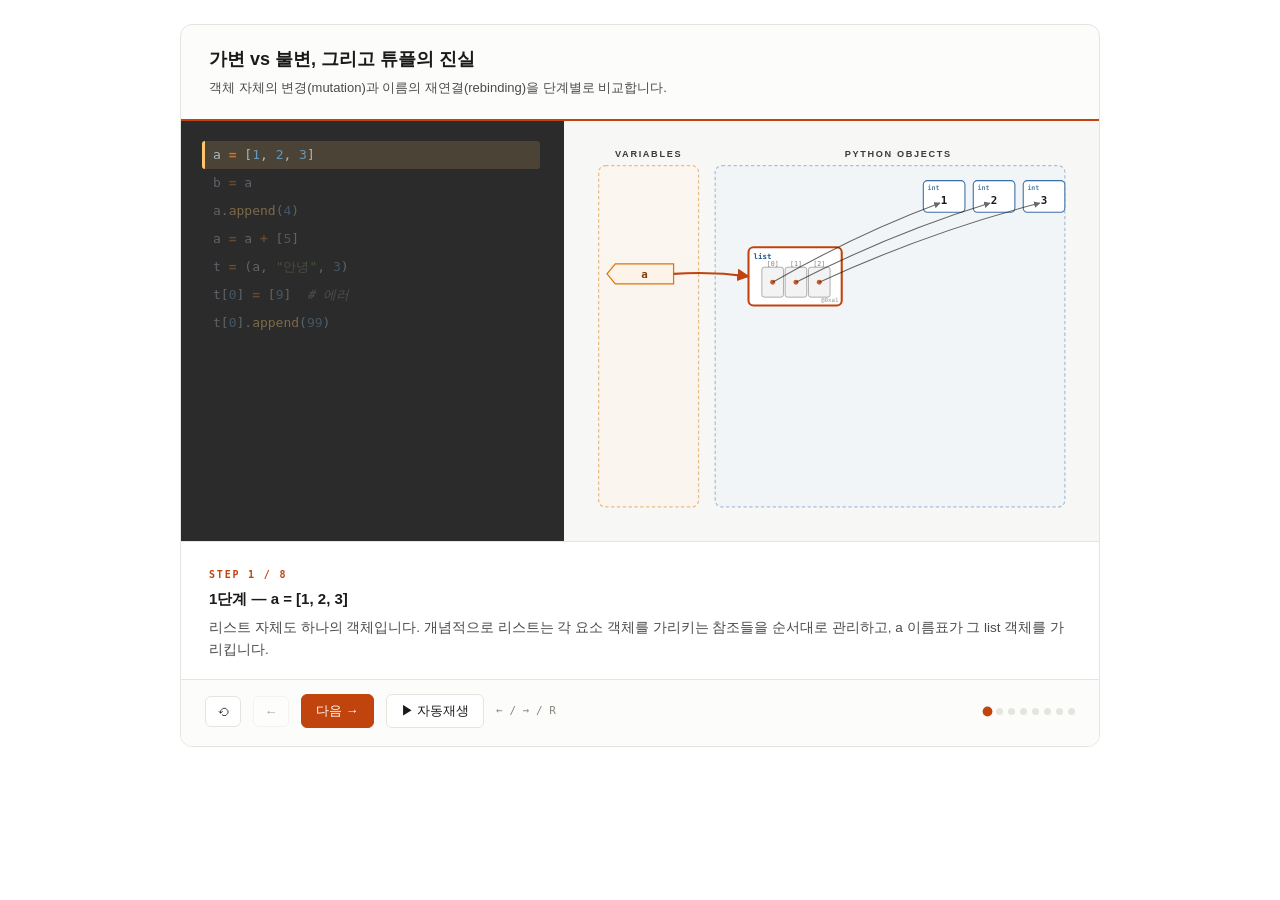
<file: simulators/sim-mutable.html>
<!DOCTYPE html>
<html lang="ko">
<head>
<meta charset="UTF-8">
<title>시뮬레이터 — 가변 vs 불변</title>
<style>
:root {
  --bg: #ffffff;
  --bg-soft: #f7f7f5;
  --bg-card: #fcfcfa;
  --border: #e5e5e0;
  --text: #1a1a1a;
  --text-soft: #4a4a4a;
  --text-mute: #888880;
  --accent: #c1440e;
  --heap-bg: #eaf3fb;
  --heap-border: #3b6ea8;
  --heap-text: #1e5a8e;
  --names-bg: #fef3e8;
  --names-border: #d97706;
  --names-text: #7a3a10;
  --tuple-bg: #f0e8f5;
  --tuple-border: #7c3aed;
  --tuple-text: #5b21b6;
  --code-bg: #2b2b2b;
  --code-text: #a9b7c6;
  --code-keyword: #cc7832;
  --code-number: #6897bb;
  --code-string: #6a8759;
  --code-comment: #808080;
  --code-builtin: #ffc66d;
}
[data-theme="dark"] {
  --bg: #1a1a1a;
  --bg-soft: #232320;
  --bg-card: #252522;
  --border: #3a3a35;
  --text: #ececec;
  --text-soft: #c4c4c0;
  --text-mute: #888880;
  --accent: #e07a4f;
  --heap-bg: #1f3650;
  --heap-border: #5b8fc5;
  --heap-text: #92c5f0;
  --names-bg: #3a2a18;
  --names-border: #d97706;
  --names-text: #f4b070;
  --tuple-bg: #2a1f3d;
  --tuple-border: #a78bfa;
  --tuple-text: #c4b5fd;
}
* { box-sizing: border-box; }
body {
  margin: 0; padding: 24px;
  background: var(--bg); color: var(--text);
  font-family: 'Pretendard', -apple-system, BlinkMacSystemFont, sans-serif;
  line-height: 1.6;
}
.sim-wrapper {
  max-width: 920px; margin: 0 auto;
  background: var(--bg-card);
  border: 1px solid var(--border);
  border-radius: 12px; overflow: hidden;
}
.sim-head { padding: 20px 28px; border-bottom: 2px solid var(--accent); }
.sim-head h2 { margin: 0 0 4px; font-size: 18px; font-weight: 700; }
.sim-head .desc { margin: 0; color: var(--text-soft); font-size: 13px; }
.sim-body { display: grid; grid-template-columns: 1fr 1.4fr; }
@media (max-width: 720px) { .sim-body { grid-template-columns: 1fr; } }

.code-pane {
  background: var(--code-bg); padding: 20px 24px;
  font-family: 'JetBrains Mono', 'D2Coding', monospace;
  font-size: 13px; line-height: 1.85; color: var(--code-text);
}
.code-line {
  display: block; padding: 2px 8px; border-radius: 3px;
  transition: background 0.3s, opacity 0.3s;
  opacity: 0.4; white-space: pre;
}
.code-line.active {
  background: rgba(255, 198, 109, 0.15); opacity: 1;
  border-left: 3px solid #ffc66d; margin-left: -3px;
}
.code-line.done { opacity: 0.65; }
.code-line.error {
  background: rgba(244, 135, 113, 0.18);
  border-left: 3px solid #f48771; margin-left: -3px;
  opacity: 1;
}
.tk-kw { color: var(--code-keyword); font-weight: bold; }
.tk-num { color: var(--code-number); }
.tk-str { color: var(--code-string); }
.tk-com { color: var(--code-comment); font-style: italic; }
.tk-fn { color: var(--code-builtin); }

.canvas-pane {
  background: var(--bg-soft); padding: 18px;
  display: flex; flex-direction: column; justify-content: center;
  min-height: 420px;
}
.canvas-pane svg { width: 100%; height: auto; max-height: 480px; }

.explain {
  padding: 18px 28px; border-top: 1px solid var(--border);
  background: var(--bg); min-height: 100px;
}
.explain .step-num {
  display: inline-block;
  font-family: 'JetBrains Mono', monospace;
  font-size: 10px; letter-spacing: 0.18em;
  color: var(--accent); font-weight: 700;
  margin-bottom: 4px; text-transform: uppercase;
}
.explain .step-title { font-size: 15px; font-weight: 600; margin: 0 0 6px; }
.explain .step-text {
  font-size: 13.5px; color: var(--text-soft);
  margin: 0; line-height: 1.65;
}

.controls {
  padding: 14px 24px 18px; background: var(--bg-card);
  border-top: 1px solid var(--border);
  display: flex; align-items: center; gap: 12px; flex-wrap: wrap;
}
.btn {
  background: var(--bg); border: 1px solid var(--border);
  border-radius: 6px; padding: 7px 14px;
  font-family: inherit; font-size: 13px;
  cursor: pointer; color: var(--text);
  transition: all 0.15s; font-weight: 500;
}
.btn:hover { background: var(--bg-soft); border-color: var(--accent); }
.btn:disabled { opacity: 0.4; cursor: not-allowed; }
.btn-primary { background: var(--accent); color: white; border-color: var(--accent); }
.btn-icon { width: 36px; padding: 7px 0; text-align: center; }

.dots { display: flex; gap: 5px; margin-left: auto; }
.dot {
  width: 7px; height: 7px; border-radius: 50%;
  background: var(--border);
  transition: background 0.2s, transform 0.2s;
}
.dot.active { background: var(--accent); transform: scale(1.4); }
.dot.done { background: var(--text-mute); }
.kbd-hint {
  font-size: 11px; color: var(--text-mute);
  font-family: 'JetBrains Mono', monospace;
}
@media (max-width: 720px) { .kbd-hint { display: none; } }
</style>
</head>
<body>

<div class="sim-wrapper">
  <div class="sim-head">
    <h2>가변 vs 불변, 그리고 튜플의 진실</h2>
    <p class="desc">객체 자체의 변경(mutation)과 이름의 재연결(rebinding)을 단계별로 비교합니다.</p>
  </div>

  <div class="sim-body">
    <div class="code-pane">
      <span class="code-line" data-line="0">a <span class="tk-kw">=</span> [<span class="tk-num">1</span>, <span class="tk-num">2</span>, <span class="tk-num">3</span>]</span>
      <span class="code-line" data-line="1">b <span class="tk-kw">=</span> a</span>
      <span class="code-line" data-line="2">a.<span class="tk-fn">append</span>(<span class="tk-num">4</span>)</span>
      <span class="code-line" data-line="3">a <span class="tk-kw">=</span> a <span class="tk-kw">+</span> [<span class="tk-num">5</span>]</span>
      <span class="code-line" data-line="4">t <span class="tk-kw">=</span> (a, <span class="tk-str">"안녕"</span>, <span class="tk-num">3</span>)</span>
      <span class="code-line" data-line="5">t[<span class="tk-num">0</span>] <span class="tk-kw">=</span> [<span class="tk-num">9</span>]  <span class="tk-com"># 에러</span></span>
      <span class="code-line" data-line="6">t[<span class="tk-num">0</span>].<span class="tk-fn">append</span>(<span class="tk-num">99</span>)</span>
    </div>

    <div class="canvas-pane">
      <svg id="mem-svg" viewBox="0 0 600 460" xmlns="http://www.w3.org/2000/svg">
        <!-- 정적 라벨 -->
        <text x="80" y="22" text-anchor="middle" font-family="Pretendard, sans-serif"
              font-size="11" font-weight="700" fill="currentColor" letter-spacing="2"
              opacity="0.85">VARIABLES</text>
        <rect x="20" y="32" width="120" height="410" rx="8"
              fill="var(--names-bg)" stroke="var(--names-border)" stroke-width="1.5"
              stroke-dasharray="4 3" opacity="0.45"/>

        <text x="380" y="22" text-anchor="middle" font-family="Pretendard, sans-serif"
              font-size="11" font-weight="700" fill="currentColor" letter-spacing="2"
              opacity="0.85">PYTHON OBJECTS</text>
        <rect x="160" y="32" width="420" height="410" rx="8"
              fill="var(--heap-bg)" stroke="var(--heap-border)" stroke-width="1.5"
              stroke-dasharray="4 3" opacity="0.4"/>

        <g id="dynamic"></g>
      </svg>
    </div>
  </div>

  <div class="explain">
    <div class="step-num" id="step-num">STEP 1 / 8</div>
    <div class="step-title" id="step-title">시작</div>
    <p class="step-text" id="step-text">단계별로 메모리에서 어떤 일이 일어나는지 따라가보세요.</p>
  </div>

  <div class="controls">
    <button class="btn btn-icon" id="btn-restart" title="처음부터">⟲</button>
    <button class="btn btn-icon" id="btn-prev" title="이전">←</button>
    <button class="btn btn-primary" id="btn-next">다음 →</button>
    <button class="btn" id="btn-auto">▶ 자동재생</button>
    <span class="kbd-hint">← / → / R</span>
    <div class="dots" id="dots"></div>
  </div>
</div>

<script>
(function() {
  'use strict';
  const SVG_NS = 'http://www.w3.org/2000/svg';
  const dynamic = document.getElementById('mem-svg').querySelector('#dynamic');

  function el(tag, attrs, children) {
    const e = document.createElementNS(SVG_NS, tag);
    if (attrs) Object.keys(attrs).forEach(k => e.setAttribute(k, attrs[k]));
    if (children) (Array.isArray(children) ? children : [children]).forEach(c => {
      if (typeof c === 'string') e.appendChild(document.createTextNode(c));
      else if (c) e.appendChild(c);
    });
    return e;
  }

  // 리스트 객체 (참조 슬롯 강조)
  function drawList(opts) {
    // opts: {x, y, items: [{value, type}], addr, highlight}
    const g = el('g', { transform: `translate(${opts.x}, ${opts.y})` });
    const itemCount = opts.items.length;
    const slotW = 28;
    const totalW = 24 + itemCount * slotW + 4;
    const h = 70;

    g.appendChild(el('rect', {
      x: 0, y: 0, width: totalW, height: h, rx: 6,
      fill: 'var(--bg)',
      stroke: opts.highlight ? 'var(--accent)' : 'var(--heap-border)',
      'stroke-width': opts.highlight ? 2.5 : 1.5
    }));
    g.appendChild(el('text', {
      x: 6, y: 14,
      'font-family': 'JetBrains Mono, monospace', 'font-size': 9,
      fill: 'var(--heap-text)', 'font-weight': 600
    }, 'list'));

    // 참조 슬롯들
    opts.items.forEach((item, i) => {
      const sx = 16 + i * slotW;
      g.appendChild(el('rect', {
        x: sx, y: 24, width: slotW - 2, height: 36, rx: 3,
        fill: 'currentColor', 'fill-opacity': 0.05,
        stroke: 'currentColor', 'stroke-opacity': 0.4
      }));
      // 인덱스
      g.appendChild(el('text', {
        x: sx + (slotW - 2) / 2, y: 22, 'text-anchor': 'middle',
        'font-family': 'JetBrains Mono, monospace', 'font-size': 8,
        fill: 'currentColor', opacity: 0.55
      }, '[' + i + ']'));
      // 점(참조 표시)
      g.appendChild(el('circle', {
        cx: sx + (slotW - 2) / 2, cy: 42, r: 3,
        fill: 'var(--accent)', opacity: 0.85
      }));
    });

    // 주소
    if (opts.addr) {
      g.appendChild(el('text', {
        x: totalW - 4, y: h - 4, 'text-anchor': 'end',
        'font-family': 'JetBrains Mono, monospace', 'font-size': 7,
        fill: 'currentColor', opacity: 0.45
      }, '@' + opts.addr));
    }
    return { g: g, slotPositions: opts.items.map((_, i) => ({ x: opts.x + 16 + i * slotW + (slotW - 2) / 2, y: opts.y + 42 })), width: totalW };
  }

  // 튜플 객체 (자물쇠 표시)
  function drawTuple(opts) {
    const g = el('g', { transform: `translate(${opts.x}, ${opts.y})` });
    const itemCount = opts.items.length;
    const slotW = 32;
    const totalW = 24 + itemCount * slotW + 4;
    const h = 78;

    g.appendChild(el('rect', {
      x: 0, y: 0, width: totalW, height: h, rx: 6,
      fill: 'var(--tuple-bg)', 'fill-opacity': 0.4,
      stroke: 'var(--tuple-border)',
      'stroke-width': opts.highlight ? 2.5 : 1.8
    }));
    g.appendChild(el('text', {
      x: 6, y: 14,
      'font-family': 'JetBrains Mono, monospace', 'font-size': 9,
      fill: 'var(--tuple-text)', 'font-weight': 700
    }, 'tuple'));
    // 자물쇠 아이콘
    g.appendChild(el('text', {
      x: totalW - 12, y: 14, 'text-anchor': 'middle',
      'font-size': 11, fill: 'var(--tuple-text)'
    }, '🔒'));

    opts.items.forEach((item, i) => {
      const sx = 16 + i * slotW;
      g.appendChild(el('rect', {
        x: sx, y: 24, width: slotW - 2, height: 44, rx: 3,
        fill: 'currentColor', 'fill-opacity': 0.04,
        stroke: 'var(--tuple-border)', 'stroke-opacity': 0.5,
        'stroke-dasharray': '2 2'
      }));
      g.appendChild(el('text', {
        x: sx + (slotW - 2) / 2, y: 22, 'text-anchor': 'middle',
        'font-family': 'JetBrains Mono, monospace', 'font-size': 8,
        fill: 'currentColor', opacity: 0.55
      }, '[' + i + ']'));
      g.appendChild(el('circle', {
        cx: sx + (slotW - 2) / 2, cy: 48, r: 3,
        fill: 'var(--tuple-border)', opacity: 0.95
      }));
    });

    if (opts.addr) {
      g.appendChild(el('text', {
        x: totalW - 4, y: h - 4, 'text-anchor': 'end',
        'font-family': 'JetBrains Mono, monospace', 'font-size': 7,
        fill: 'currentColor', opacity: 0.45
      }, '@' + opts.addr));
    }
    return {
      g: g,
      slotPositions: opts.items.map((_, i) => ({
        x: opts.x + 16 + i * slotW + (slotW - 2) / 2,
        y: opts.y + 48
      })),
      width: totalW
    };
  }

  // 단순 값 객체 (int, str)
  function drawSimple(opts) {
    const g = el('g', { transform: `translate(${opts.x}, ${opts.y})` });
    const isStr = opts.type === 'str';
    const w = isStr ? 60 : 50;
    g.appendChild(el('rect', {
      x: 0, y: 0, width: w, height: 38, rx: 5,
      fill: 'var(--bg)', stroke: 'var(--heap-border)', 'stroke-width': 1.3
    }));
    g.appendChild(el('text', {
      x: 5, y: 11,
      'font-family': 'JetBrains Mono, monospace', 'font-size': 8,
      fill: 'var(--heap-text)', opacity: 0.75, 'font-weight': 600
    }, opts.type));
    const display = isStr ? '"' + opts.value + '"' : String(opts.value);
    g.appendChild(el('text', {
      x: w / 2, y: 28, 'text-anchor': 'middle',
      'font-family': 'JetBrains Mono, monospace', 'font-size': 13,
      'font-weight': 700, fill: 'currentColor'
    }, display));
    return { g: g, anchor: { x: opts.x + w / 2, y: opts.y + 19 }, width: w };
  }

  function drawNameTag(opts) {
    const g = el('g', { transform: `translate(${opts.x}, ${opts.y})` });
    const w = 80;
    g.appendChild(el('path', {
      d: `M 0,12 L 10,0 L ${w},0 L ${w},24 L 10,24 Z`,
      fill: 'var(--names-bg)',
      stroke: 'var(--names-border)', 'stroke-width': 1.5
    }));
    g.appendChild(el('text', {
      x: (w + 10) / 2, y: 17, 'text-anchor': 'middle',
      'font-family': 'JetBrains Mono, monospace', 'font-size': 13,
      'font-weight': 700, fill: 'var(--names-text)'
    }, opts.name));
    return { g: g, anchor: { x: opts.x + w, y: opts.y + 12 } };
  }

  let arrowCounter = 0;
  function drawArrow(opts) {
    const g = el('g');
    const color = opts.color || 'var(--accent)';
    const markerId = 'mem-arr-' + (++arrowCounter);
    const defs = el('defs');
    defs.appendChild(el('marker', {
      id: markerId, viewBox: '0 0 10 10', refX: 9, refY: 5,
      markerWidth: 6, markerHeight: 6, orient: 'auto'
    }, [el('path', { d: 'M0,0 L10,5 L0,10 z', fill: color })]));
    g.appendChild(defs);
    const dx = opts.toX - opts.fromX;
    const dy = opts.toY - opts.fromY;
    const cx = (opts.fromX + opts.toX) / 2;
    const cy = (opts.fromY + opts.toY) / 2 - Math.abs(dx) * 0.05;
    g.appendChild(el('path', {
      d: `M ${opts.fromX} ${opts.fromY} Q ${cx} ${cy}, ${opts.toX} ${opts.toY}`,
      fill: 'none', stroke: color, 'stroke-width': opts.width || 2,
      'marker-end': `url(#${markerId})`,
      'stroke-dasharray': opts.dashed ? '4 3' : 'none',
      opacity: opts.opacity || 1
    }));
    return g;
  }

  // 빨간 X 표시 (에러)
  function drawErrorMark(x, y) {
    const g = el('g');
    g.appendChild(el('circle', {
      cx: x, cy: y, r: 14,
      fill: '#f48771', 'fill-opacity': 0.2,
      stroke: '#f48771', 'stroke-width': 2.5
    }));
    g.appendChild(el('line', {
      x1: x - 7, y1: y - 7, x2: x + 7, y2: y + 7,
      stroke: '#f48771', 'stroke-width': 2.5, 'stroke-linecap': 'round'
    }));
    g.appendChild(el('line', {
      x1: x + 7, y1: y - 7, x2: x - 7, y2: y + 7,
      stroke: '#f48771', 'stroke-width': 2.5, 'stroke-linecap': 'round'
    }));
    return g;
  }

  // ============== 단계 정의 ==============
  // state는 각 단계마다 메모리 상태를 표현합니다
  const STEPS = [
    {
      line: 0,
      title: '1단계 — a = [1, 2, 3]',
      text: '리스트 자체도 하나의 객체입니다. 개념적으로 리스트는 각 요소 객체를 가리키는 참조들을 순서대로 관리하고, a 이름표가 그 list 객체를 가리킵니다.',
      render: () => {
        // 정수 객체 1, 2, 3
        const o1 = drawSimple({ x: 410, y: 50, type: 'int', value: 1 });
        const o2 = drawSimple({ x: 470, y: 50, type: 'int', value: 2 });
        const o3 = drawSimple({ x: 530, y: 50, type: 'int', value: 3 });
        dynamic.appendChild(o1.g); dynamic.appendChild(o2.g); dynamic.appendChild(o3.g);

        // list 객체
        const list = drawList({ x: 200, y: 130, items: [{},{},{}], addr: '0xa1', highlight: true });
        dynamic.appendChild(list.g);

        // 이름표 a
        const tagA = drawNameTag({ x: 30, y: 150, name: 'a' });
        dynamic.appendChild(tagA.g);

        // 화살표 a → list
        dynamic.appendChild(drawArrow({
          fromX: 110, fromY: 162, toX: 200, toY: 165,
          color: 'var(--accent)', width: 2.5
        }));
        // 슬롯 → 정수들
        list.slotPositions.forEach((p, i) => {
          const target = [o1, o2, o3][i].anchor;
          dynamic.appendChild(drawArrow({
            fromX: p.x, fromY: p.y, toX: target.x - 5, toY: target.y + 8,
            color: 'currentColor', width: 1.3, opacity: 0.65
          }));
        });
      }
    },
    {
      line: 1,
      title: '2단계 — b = a',
      text: '같은 객체에 b라는 이름표 하나가 더 붙습니다. 새 리스트가 만들어진 게 아닙니다 — a와 b는 같은 list 객체를 가리킵니다.',
      render: () => {
        const o1 = drawSimple({ x: 410, y: 50, type: 'int', value: 1 });
        const o2 = drawSimple({ x: 470, y: 50, type: 'int', value: 2 });
        const o3 = drawSimple({ x: 530, y: 50, type: 'int', value: 3 });
        dynamic.appendChild(o1.g); dynamic.appendChild(o2.g); dynamic.appendChild(o3.g);

        const list = drawList({ x: 200, y: 130, items: [{},{},{}], addr: '0xa1' });
        dynamic.appendChild(list.g);

        const tagA = drawNameTag({ x: 30, y: 130, name: 'a' });
        const tagB = drawNameTag({ x: 30, y: 175, name: 'b' });
        dynamic.appendChild(tagA.g); dynamic.appendChild(tagB.g);

        dynamic.appendChild(drawArrow({
          fromX: 110, fromY: 142, toX: 200, toY: 158,
          color: 'var(--accent)', width: 2.5
        }));
        dynamic.appendChild(drawArrow({
          fromX: 110, fromY: 187, toX: 200, toY: 175,
          color: 'var(--accent)', width: 2.5
        }));
        list.slotPositions.forEach((p, i) => {
          const target = [o1, o2, o3][i].anchor;
          dynamic.appendChild(drawArrow({
            fromX: p.x, fromY: p.y, toX: target.x - 5, toY: target.y + 8,
            color: 'currentColor', width: 1.3, opacity: 0.65
          }));
        });

        // 강조 메시지
        dynamic.appendChild(el('text', {
          x: 380, y: 230, 'text-anchor': 'middle',
          'font-family': 'Pretendard, sans-serif', 'font-size': 11,
          fill: 'var(--accent)', 'font-weight': 600
        }, '같은 객체 — 두 이름표'));
      }
    },
    {
      line: 2,
      title: '3단계 — a.append(4)',
      text: '리스트는 가변(mutable). 객체 자체에 새 슬롯이 추가됩니다. b는 이름표 그대로지만 같은 객체를 보고 있으므로 b로 봐도 [1,2,3,4]가 됩니다 — 비전공자가 가장 많이 놀라는 지점!',
      render: () => {
        const o1 = drawSimple({ x: 410, y: 50, type: 'int', value: 1 });
        const o2 = drawSimple({ x: 470, y: 50, type: 'int', value: 2 });
        const o3 = drawSimple({ x: 530, y: 50, type: 'int', value: 3 });
        const o4 = drawSimple({ x: 410, y: 240, type: 'int', value: 4 });
        dynamic.appendChild(o1.g); dynamic.appendChild(o2.g);
        dynamic.appendChild(o3.g); dynamic.appendChild(o4.g);

        const list = drawList({ x: 200, y: 130, items: [{},{},{},{}], addr: '0xa1', highlight: true });
        dynamic.appendChild(list.g);

        const tagA = drawNameTag({ x: 30, y: 130, name: 'a' });
        const tagB = drawNameTag({ x: 30, y: 175, name: 'b' });
        dynamic.appendChild(tagA.g); dynamic.appendChild(tagB.g);

        dynamic.appendChild(drawArrow({
          fromX: 110, fromY: 142, toX: 200, toY: 158,
          color: 'var(--accent)', width: 2.5
        }));
        dynamic.appendChild(drawArrow({
          fromX: 110, fromY: 187, toX: 200, toY: 175,
          color: 'var(--accent)', width: 2.5
        }));
        list.slotPositions.forEach((p, i) => {
          const target = [o1, o2, o3, o4][i].anchor;
          dynamic.appendChild(drawArrow({
            fromX: p.x, fromY: p.y, toX: target.x - 5, toY: target.y + 8,
            color: 'currentColor', width: 1.3, opacity: 0.65
          }));
        });

        dynamic.appendChild(el('text', {
          x: 380, y: 230, 'text-anchor': 'middle',
          'font-family': 'Pretendard, sans-serif', 'font-size': 11,
          fill: 'var(--accent)', 'font-weight': 600
        }, '객체 자체가 변함 → b로 봐도 [1,2,3,4]'));
      }
    },
    {
      line: 3,
      title: '4단계 — a = a + [5] : 오른쪽 평가 → 재할당',
      text: '이 한 줄에는 두 사건이 있습니다. 먼저 오른쪽 a + [5]를 평가해 새 list [1,2,3,4,5]를 만듭니다(이때 a와 b는 아직 기존 list를 가리킵니다). 그 다음 대입이 실행되어 a 이름만 새 list로 재연결됩니다. b는 기존 [1,2,3,4]를 계속 가리킵니다.',
      render: () => {
        const o1 = drawSimple({ x: 410, y: 50, type: 'int', value: 1 });
        const o2 = drawSimple({ x: 470, y: 50, type: 'int', value: 2 });
        const o3 = drawSimple({ x: 530, y: 50, type: 'int', value: 3 });
        const o4 = drawSimple({ x: 410, y: 240, type: 'int', value: 4 });
        const o5 = drawSimple({ x: 530, y: 240, type: 'int', value: 5 });
        dynamic.appendChild(o1.g); dynamic.appendChild(o2.g);
        dynamic.appendChild(o3.g); dynamic.appendChild(o4.g); dynamic.appendChild(o5.g);

        // 옛 list (b가 가리킴)
        const oldList = drawList({ x: 200, y: 130, items: [{},{},{},{}], addr: '0xa1' });
        dynamic.appendChild(oldList.g);
        // 새 list (a가 가리킴)
        const newList = drawList({ x: 180, y: 320, items: [{},{},{},{},{}], addr: '0xa9', highlight: true });
        dynamic.appendChild(newList.g);

        const tagA = drawNameTag({ x: 30, y: 340, name: 'a' });
        const tagB = drawNameTag({ x: 30, y: 175, name: 'b' });
        dynamic.appendChild(tagA.g); dynamic.appendChild(tagB.g);

        dynamic.appendChild(drawArrow({
          fromX: 110, fromY: 352, toX: 180, toY: 348,
          color: 'var(--accent)', width: 2.5
        }));
        dynamic.appendChild(drawArrow({
          fromX: 110, fromY: 187, toX: 200, toY: 165,
          color: 'currentColor', width: 1.8, opacity: 0.6
        }));

        oldList.slotPositions.forEach((p, i) => {
          const target = [o1, o2, o3, o4][i].anchor;
          dynamic.appendChild(drawArrow({
            fromX: p.x, fromY: p.y, toX: target.x - 5, toY: target.y + 8,
            color: 'currentColor', width: 1.2, opacity: 0.5
          }));
        });

        dynamic.appendChild(el('text', {
          x: 400, y: 380, 'text-anchor': 'middle',
          'font-family': 'Pretendard, sans-serif', 'font-size': 11,
          fill: 'var(--accent)', 'font-weight': 600
        }, '① a + [5] → 새 객체   ② a만 재연결   ·   b는 그대로'));
      }
    },
    {
      line: 4,
      title: '5단계 — t = (a, "안녕", 3)',
      text: '튜플 객체가 만들어집니다. tuple은 잠겨 있어요(🔒). 슬롯 0은 a가 가리키는 리스트, 슬롯 1은 문자열, 슬롯 2는 정수 3을 가리킵니다.',
      render: () => {
        const o1 = drawSimple({ x: 410, y: 30, type: 'int', value: 1 });
        const o2 = drawSimple({ x: 470, y: 30, type: 'int', value: 2 });
        const o3 = drawSimple({ x: 530, y: 30, type: 'int', value: 3 });
        const o4 = drawSimple({ x: 410, y: 90, type: 'int', value: 4 });
        const o5 = drawSimple({ x: 470, y: 90, type: 'int', value: 5 });
        const greeting = drawSimple({ x: 200, y: 360, type: 'str', value: '안녕' });
        const three = drawSimple({ x: 290, y: 360, type: 'int', value: 3 });
        [o1,o2,o3,o4,o5,greeting,three].forEach(o => dynamic.appendChild(o.g));

        // 옛 list (b)
        const oldList = drawList({ x: 380, y: 150, items: [{},{},{},{}], addr: '0xa1' });
        dynamic.appendChild(oldList.g);
        // 새 list (a) — t[0]도 여기를 가리킴
        const newList = drawList({ x: 380, y: 240, items: [{},{},{},{},{}], addr: '0xa9' });
        dynamic.appendChild(newList.g);

        // tuple
        const tup = drawTuple({ x: 180, y: 240, items: [{},{},{}], addr: '0xb0', highlight: true });
        dynamic.appendChild(tup.g);

        const tagA = drawNameTag({ x: 30, y: 250, name: 'a' });
        const tagB = drawNameTag({ x: 30, y: 175, name: 'b' });
        const tagT = drawNameTag({ x: 30, y: 290, name: 't' });
        [tagA, tagB, tagT].forEach(t => dynamic.appendChild(t.g));

        // 화살표들
        dynamic.appendChild(drawArrow({
          fromX: 110, fromY: 187, toX: 380, toY: 175,
          color: 'currentColor', width: 1.5, opacity: 0.55
        }));
        dynamic.appendChild(drawArrow({
          fromX: 110, fromY: 262, toX: 380, toY: 268,
          color: 'var(--accent)', width: 2
        }));
        dynamic.appendChild(drawArrow({
          fromX: 110, fromY: 302, toX: 180, toY: 280,
          color: 'var(--tuple-border)', width: 2.2
        }));

        // tuple 슬롯들
        dynamic.appendChild(drawArrow({
          fromX: tup.slotPositions[0].x, fromY: tup.slotPositions[0].y,
          toX: 378, toY: 268,
          color: 'var(--tuple-border)', width: 1.5, opacity: 0.7
        }));
        dynamic.appendChild(drawArrow({
          fromX: tup.slotPositions[1].x, fromY: tup.slotPositions[1].y,
          toX: 230, toY: 360,
          color: 'var(--tuple-border)', width: 1.3, opacity: 0.7
        }));
        dynamic.appendChild(drawArrow({
          fromX: tup.slotPositions[2].x, fromY: tup.slotPositions[2].y,
          toX: 320, toY: 360,
          color: 'var(--tuple-border)', width: 1.3, opacity: 0.7
        }));
      }
    },
    {
      line: 5,
      title: '6단계 — t[0] = [9] 시도 → TypeError!',
      text: '튜플의 참조 슬롯은 잠겨 있어서 다른 객체로 바꿀 수 없습니다. 파이썬은 TypeError를 냅니다.',
      render: () => {
        const o3 = drawSimple({ x: 530, y: 30, type: 'int', value: 3 });
        const greeting = drawSimple({ x: 200, y: 360, type: 'str', value: '안녕' });
        const three = drawSimple({ x: 290, y: 360, type: 'int', value: 3 });
        [o3, greeting, three].forEach(o => dynamic.appendChild(o.g));

        const newList = drawList({ x: 380, y: 240, items: [{},{},{},{},{}], addr: '0xa9' });
        dynamic.appendChild(newList.g);
        const tup = drawTuple({ x: 180, y: 240, items: [{},{},{}], addr: '0xb0', highlight: true });
        dynamic.appendChild(tup.g);

        const tagA = drawNameTag({ x: 30, y: 250, name: 'a' });
        const tagT = drawNameTag({ x: 30, y: 290, name: 't' });
        [tagA, tagT].forEach(t => dynamic.appendChild(t.g));

        dynamic.appendChild(drawArrow({
          fromX: 110, fromY: 262, toX: 380, toY: 268,
          color: 'var(--accent)', width: 2
        }));
        dynamic.appendChild(drawArrow({
          fromX: 110, fromY: 302, toX: 180, toY: 280,
          color: 'var(--tuple-border)', width: 2.2
        }));
        dynamic.appendChild(drawArrow({
          fromX: tup.slotPositions[0].x, fromY: tup.slotPositions[0].y,
          toX: 378, toY: 268,
          color: 'var(--tuple-border)', width: 1.5, opacity: 0.7
        }));
        dynamic.appendChild(drawArrow({
          fromX: tup.slotPositions[1].x, fromY: tup.slotPositions[1].y,
          toX: 230, toY: 360,
          color: 'var(--tuple-border)', width: 1.3, opacity: 0.7
        }));
        dynamic.appendChild(drawArrow({
          fromX: tup.slotPositions[2].x, fromY: tup.slotPositions[2].y,
          toX: 320, toY: 360,
          color: 'var(--tuple-border)', width: 1.3, opacity: 0.7
        }));

        // X 표시 — 슬롯 0 위에
        dynamic.appendChild(drawErrorMark(tup.slotPositions[0].x, tup.slotPositions[0].y));

        // 에러 메시지 박스
        dynamic.appendChild(el('rect', {
          x: 130, y: 150, width: 340, height: 50, rx: 6,
          fill: '#f48771', 'fill-opacity': 0.12,
          stroke: '#f48771', 'stroke-width': 1.5
        }));
        dynamic.appendChild(el('text', {
          x: 300, y: 170, 'text-anchor': 'middle',
          'font-family': 'JetBrains Mono, monospace', 'font-size': 11,
          'font-weight': 700, fill: '#f48771'
        }, 'TypeError'));
        dynamic.appendChild(el('text', {
          x: 300, y: 190, 'text-anchor': 'middle',
          'font-family': 'Pretendard, sans-serif', 'font-size': 10,
          fill: 'currentColor', opacity: 0.85
        }, '"tuple object does not support item assignment"'));
      }
    },
    {
      line: 6,
      title: '7단계 — t[0].append(99) → 가능!',
      text: '튜플의 슬롯은 잠겼지만, 슬롯이 가리키는 리스트 객체 자체는 mutable입니다. .append()는 그 리스트 객체를 변경합니다 — 튜플은 안 변하는 것 같지만 보이는 모양은 달라집니다!',
      render: () => {
        const o3 = drawSimple({ x: 530, y: 30, type: 'int', value: 3 });
        const greeting = drawSimple({ x: 200, y: 360, type: 'str', value: '안녕' });
        const three = drawSimple({ x: 290, y: 360, type: 'int', value: 3 });
        [o3, greeting, three].forEach(o => dynamic.appendChild(o.g));

        // 리스트가 6개 요소 (5 + 99 추가)
        const newList = drawList({ x: 360, y: 240, items: [{},{},{},{},{},{}], addr: '0xa9', highlight: true });
        dynamic.appendChild(newList.g);
        const tup = drawTuple({ x: 180, y: 240, items: [{},{},{}], addr: '0xb0' });
        dynamic.appendChild(tup.g);

        const tagA = drawNameTag({ x: 30, y: 250, name: 'a' });
        const tagT = drawNameTag({ x: 30, y: 290, name: 't' });
        [tagA, tagT].forEach(t => dynamic.appendChild(t.g));

        dynamic.appendChild(drawArrow({
          fromX: 110, fromY: 262, toX: 360, toY: 268,
          color: 'var(--accent)', width: 2
        }));
        dynamic.appendChild(drawArrow({
          fromX: 110, fromY: 302, toX: 180, toY: 280,
          color: 'var(--tuple-border)', width: 2.2
        }));
        dynamic.appendChild(drawArrow({
          fromX: tup.slotPositions[0].x, fromY: tup.slotPositions[0].y,
          toX: 358, toY: 268,
          color: 'var(--tuple-border)', width: 1.5, opacity: 0.7
        }));
        dynamic.appendChild(drawArrow({
          fromX: tup.slotPositions[1].x, fromY: tup.slotPositions[1].y,
          toX: 230, toY: 360,
          color: 'var(--tuple-border)', width: 1.3, opacity: 0.7
        }));
        dynamic.appendChild(drawArrow({
          fromX: tup.slotPositions[2].x, fromY: tup.slotPositions[2].y,
          toX: 320, toY: 360,
          color: 'var(--tuple-border)', width: 1.3, opacity: 0.7
        }));

        // 강조 메시지
        dynamic.appendChild(el('text', {
          x: 400, y: 405, 'text-anchor': 'middle',
          'font-family': 'Pretendard, sans-serif', 'font-size': 11,
          fill: 'var(--accent)', 'font-weight': 700
        }, '튜플은 그대로(🔒) — 그러나 안의 리스트가 변함!'));
        dynamic.appendChild(el('text', {
          x: 400, y: 425, 'text-anchor': 'middle',
          'font-family': 'Pretendard, sans-serif', 'font-size': 10,
          fill: 'currentColor', opacity: 0.7, 'font-style': 'italic'
        }, '잠긴 슬롯 vs 변할 수 있는 참조 대상'));
      }
    },
    {
      line: -1,
      title: '✓ 완료 — 메모리 모델의 핵심',
      text: '리스트는 가변(객체 자체가 변함). 튜플은 불변(슬롯 잠김). 그러나 튜플 안의 mutable 객체는 변할 수 있음. 이 세 가지를 이해하면 파이썬 메모리 모델의 거의 전부를 잡은 겁니다.',
      render: () => {
        // 요약 박스
        dynamic.appendChild(el('rect', {
          x: 50, y: 80, width: 500, height: 280, rx: 12,
          fill: 'var(--accent)', 'fill-opacity': 0.08,
          stroke: 'var(--accent)', 'stroke-width': 1.5
        }));
        dynamic.appendChild(el('text', {
          x: 300, y: 120, 'text-anchor': 'middle',
          'font-family': 'Pretendard, sans-serif', 'font-size': 16,
          'font-weight': 700, fill: 'var(--accent)'
        }, '핵심 정리'));

        const items = [
          ['리스트 (mutable)', '.append(), [i]=값 → 객체 자체가 변함'],
          ['리스트 + 연산', '두 리스트를 이어 붙인 새 리스트 결과 — 원본 리스트는 그대로'],
          ['튜플 (immutable)', '슬롯 자체는 잠김 — t[i]=다른값 불가능'],
          ['튜플 안의 mutable', '리스트 같은 mutable 요소는 변할 수 있음']
        ];
        items.forEach((it, i) => {
          dynamic.appendChild(el('text', {
            x: 80, y: 165 + i * 45,
            'font-family': 'JetBrains Mono, monospace', 'font-size': 11,
            'font-weight': 700, fill: 'currentColor'
          }, it[0]));
          dynamic.appendChild(el('text', {
            x: 80, y: 182 + i * 45,
            'font-family': 'Pretendard, sans-serif', 'font-size': 11,
            fill: 'currentColor', opacity: 0.75
          }, it[1]));
        });
      }
    }
  ];

  let currentStep = 0;
  let autoTimer = null;

  const dotsEl = document.getElementById('dots');
  STEPS.forEach(() => {
    const d = document.createElement('div');
    d.className = 'dot';
    dotsEl.appendChild(d);
  });

  function render() {
    while (dynamic.firstChild) dynamic.removeChild(dynamic.firstChild);
    arrowCounter = 0;
    STEPS[currentStep].render();

    document.querySelectorAll('.code-line').forEach((el, i) => {
      el.classList.remove('active', 'done', 'error');
      const stepLine = STEPS[currentStep].line;
      if (i === stepLine) {
        if (i === 5) el.classList.add('error');
        else el.classList.add('active');
      } else if (stepLine >= 0 && i < stepLine) {
        el.classList.add('done');
      } else if (stepLine === -1) {
        el.classList.add('done');
      }
    });

    document.getElementById('step-num').textContent = `STEP ${currentStep + 1} / ${STEPS.length}`;
    document.getElementById('step-title').textContent = STEPS[currentStep].title;
    document.getElementById('step-text').textContent = STEPS[currentStep].text;

    document.querySelectorAll('.dot').forEach((d, i) => {
      d.classList.remove('active', 'done');
      if (i === currentStep) d.classList.add('active');
      else if (i < currentStep) d.classList.add('done');
    });
    document.getElementById('btn-prev').disabled = currentStep === 0;
    const nextBtn = document.getElementById('btn-next');
    if (currentStep === STEPS.length - 1) {
      nextBtn.textContent = '완료'; nextBtn.disabled = true;
    } else {
      nextBtn.textContent = '다음 →'; nextBtn.disabled = false;
    }
  }

  function next() { if (currentStep < STEPS.length - 1) { currentStep++; render(); } }
  function prev() { if (currentStep > 0) { currentStep--; render(); } }
  function restart() { stopAuto(); currentStep = 0; render(); }
  function startAuto() {
    if (autoTimer) return;
    if (currentStep >= STEPS.length - 1) {
      currentStep = 0;
      render();
    }
    document.getElementById('btn-auto').textContent = '⏸ 일시정지';
    // 클릭 즉시 한 단계 진행하고, 이후 일정 간격으로 계속 진행합니다.
    next();
    if (currentStep >= STEPS.length - 1) {
      document.getElementById('btn-auto').textContent = '▶ 자동재생';
      return;
    }
    autoTimer = setInterval(() => {
      if (currentStep < STEPS.length - 1) next();
      if (currentStep >= STEPS.length - 1) stopAuto();
    }, 2400);
  }
  function stopAuto() {
    if (autoTimer) {
      clearInterval(autoTimer); autoTimer = null;
      document.getElementById('btn-auto').textContent = '▶ 자동재생';
    }
  }

  document.getElementById('btn-next').addEventListener('click', () => { stopAuto(); next(); });
  document.getElementById('btn-prev').addEventListener('click', () => { stopAuto(); prev(); });
  document.getElementById('btn-restart').addEventListener('click', restart);
  document.getElementById('btn-auto').addEventListener('click', () => {
    if (autoTimer) stopAuto(); else startAuto();
  });

  document.addEventListener('keydown', (e) => {
    if (e.key === 'ArrowRight') { stopAuto(); next(); e.preventDefault(); }
    else if (e.key === 'ArrowLeft') { stopAuto(); prev(); e.preventDefault(); }
    else if (e.key === 'r' || e.key === 'R') { restart(); e.preventDefault(); }
  });

  function syncTheme() {
    try {
      const parentTheme = window.parent && window.parent.document &&
                          window.parent.document.documentElement.getAttribute('data-theme');
      if (parentTheme) document.documentElement.setAttribute('data-theme', parentTheme);
    } catch (e) {
      if (window.matchMedia('(prefers-color-scheme: dark)').matches) {
        document.documentElement.setAttribute('data-theme', 'dark');
      }
    }
  }
  syncTheme();
  window.addEventListener('message', (e) => {
    if (e.data && e.data.theme) {
      document.documentElement.setAttribute('data-theme', e.data.theme);
    }
  });

  render();
})();
</script>

</body>
</html>
</file>
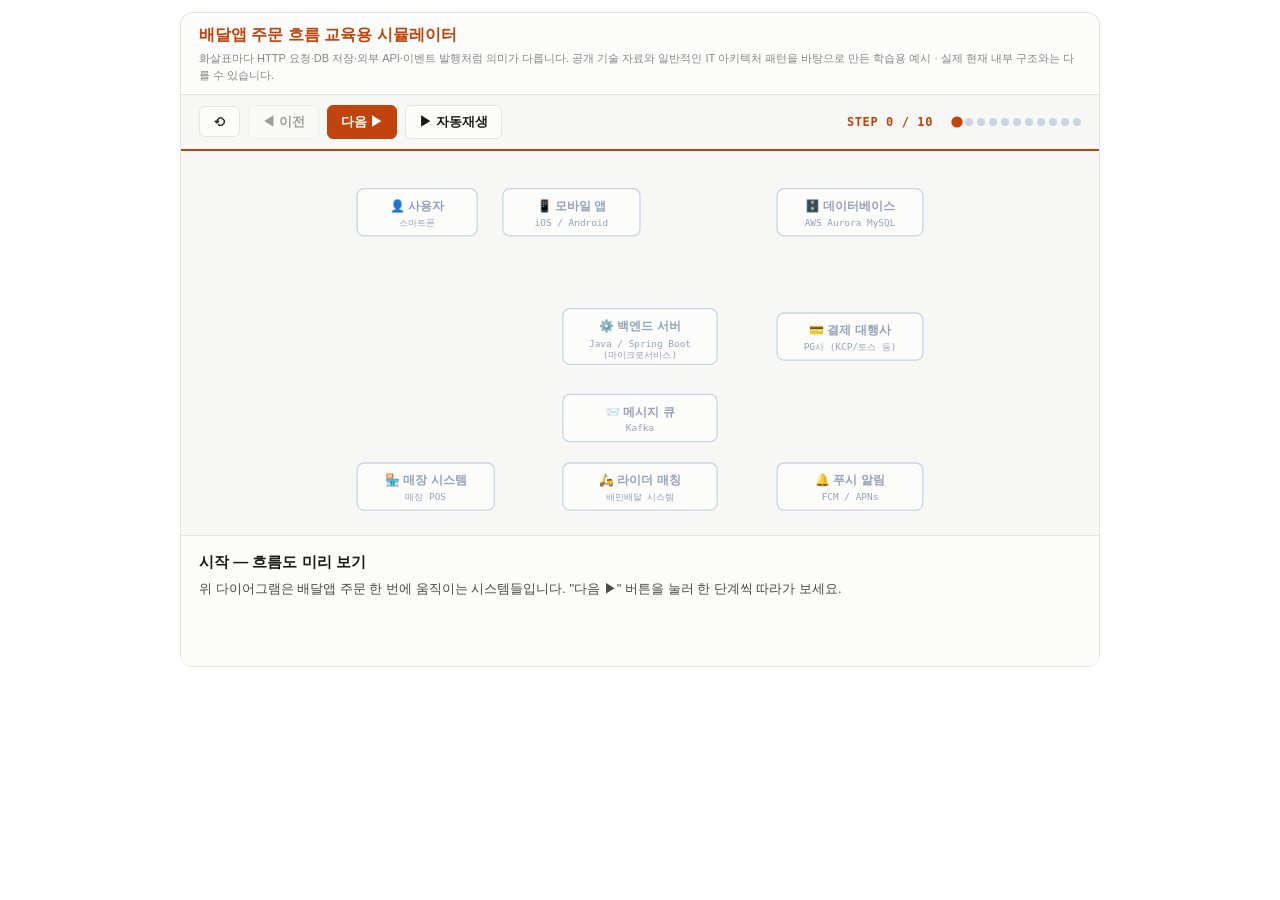
<file: simulators/sim-services.html>
<!DOCTYPE html>
<html lang="ko">
<head>
<meta charset="UTF-8">
<meta name="viewport" content="width=device-width, initial-scale=1.0">
<title>시뮬레이터 — 배달앱 주문 흐름 예시</title>
<style>
:root {
  --bg: #ffffff;
  --bg-soft: #f7f7f5;
  --bg-card: #fcfcfa;
  --border: #e5e5e0;
  --text: #1a1a1a;
  --text-soft: #4a4a4a;
  --text-mute: #888880;
  --accent: #c1440e;

  --node-user: #2563eb;
  --node-frontend: #0891b2;
  --node-backend: #c1440e;
  --node-db: #7c3aed;
  --node-payment: #16a34a;
  --node-kafka: #d97706;
  --node-store: #db2777;
  --node-rider: #0d9488;
  --node-push: #6366f1;

  --idle-color: #cbd5e1;
  --idle-text: #94a3b8;

  --speculation-bg: #fef3c7;
  --speculation-border: #d97706;
  --speculation-text: #78350f;
}
[data-theme="dark"] {
  --bg: #1a1a1a;
  --bg-soft: #232320;
  --bg-card: #252522;
  --border: #3a3a35;
  --text: #ececec;
  --text-soft: #c4c4c0;
  --text-mute: #888880;
  --accent: #e07a4f;

  --node-user: #60a5fa;
  --node-frontend: #22d3ee;
  --node-backend: #e07a4f;
  --node-db: #a78bfa;
  --node-payment: #4ade80;
  --node-kafka: #fbbf24;
  --node-store: #f472b6;
  --node-rider: #2dd4bf;
  --node-push: #a5b4fc;

  --idle-color: #475569;
  --idle-text: #64748b;

  --speculation-bg: #3a2a18;
  --speculation-border: #d97706;
  --speculation-text: #fbbf24;
}
* { box-sizing: border-box; }
body {
  margin: 0;
  padding: 12px;
  background: var(--bg);
  color: var(--text);
  font-family: 'Pretendard', -apple-system, BlinkMacSystemFont, sans-serif;
  line-height: 1.55;
}
.sim-wrapper {
  max-width: 920px;
  margin: 0 auto;
  background: var(--bg-card);
  border: 1px solid var(--border);
  border-radius: 12px;
  overflow: hidden;
  display: flex;
  flex-direction: column;
}

/* 헤더 — 짧게 */
.sim-head {
  padding: 10px 18px;
  border-bottom: 1px solid var(--border);
  flex-shrink: 0;
}
.sim-head h2 {
  margin: 0 0 2px;
  font-size: 16px;
  font-weight: 700;
  color: var(--accent);
}
.sim-head .desc {
  margin: 0;
  color: var(--text-mute);
  font-size: 11px;
}

/* ⭐ 버튼 컨트롤 바 — 헤더 바로 아래 (절대 고정 위치!) */
.sim-controls {
  padding: 10px 18px;
  background: var(--bg-soft);
  border-bottom: 2px solid var(--accent);
  display: flex;
  align-items: center;
  gap: 8px;
  flex-wrap: wrap;
  flex-shrink: 0;
}
.sim-btn {
  background: var(--bg-card);
  border: 1px solid var(--border);
  color: var(--text);
  padding: 7px 13px;
  border-radius: 6px;
  cursor: pointer;
  font-size: 13px;
  font-weight: 600;
  font-family: inherit;
  transition: background 0.15s, border-color 0.15s;
}
.sim-btn:hover:not(:disabled) {
  background: var(--bg);
  border-color: var(--accent);
}
.sim-btn:disabled {
  opacity: 0.4;
  cursor: not-allowed;
}
.sim-btn-primary {
  background: var(--accent);
  border-color: var(--accent);
  color: #fff;
}
.sim-btn-primary:hover:not(:disabled) {
  filter: brightness(1.1);
  background: var(--accent);
}
.sim-step-indicator {
  margin-left: auto;
  font-family: 'JetBrains Mono', monospace;
  font-size: 12px;
  font-weight: 700;
  color: var(--accent);
  letter-spacing: 0.05em;
}
.sim-dots {
  display: flex;
  gap: 4px;
  margin-left: 12px;
  align-items: center;
}
.sim-dot {
  width: 8px;
  height: 8px;
  border-radius: 50%;
  background: var(--idle-color);
  transition: all 0.2s;
}
.sim-dot.active {
  background: var(--accent);
  transform: scale(1.4);
}
.sim-dot.done {
  background: var(--text-soft);
}

/* 다이어그램 영역 — 짧게 */
.sim-diagram {
  background: var(--bg-soft);
  padding: 12px;
  border-bottom: 1px solid var(--border);
}
.sim-diagram svg {
  width: 100%;
  height: auto;
  max-height: 360px;
  display: block;
}

/* 단계 정보 */
.sim-step-info {
  padding: 14px 18px;
  background: var(--bg-card);
  min-height: 130px;
  display: flex;
  flex-direction: column;
  gap: 6px;
}
.sim-step-title {
  font-size: 15px;
  font-weight: 700;
  color: var(--text);
  margin: 0;
}
.sim-step-desc {
  font-size: 13px;
  color: var(--text-soft);
  margin: 0;
  line-height: 1.55;
}
.sim-step-tags {
  display: flex;
  flex-wrap: wrap;
  gap: 6px;
  margin-top: 2px;
}
.sim-tag {
  font-size: 11px;
  padding: 2px 8px;
  border-radius: 10px;
  background: var(--bg-soft);
  border: 1px solid var(--border);
  color: var(--text-soft);
  font-weight: 600;
}
.sim-tag.fact {
  background: rgba(22, 163, 74, 0.12);
  border-color: #16a34a;
  color: #16a34a;
}
.sim-tag.guess {
  background: var(--speculation-bg);
  border-color: var(--speculation-border);
  color: var(--speculation-text);
}
.sim-speculation {
  background: var(--speculation-bg);
  border-left: 3px solid var(--speculation-border);
  border-radius: 4px;
  padding: 8px 12px;
  font-size: 12px;
  color: var(--speculation-text);
  margin-top: 4px;
}
.sim-speculation .label {
  font-weight: 700;
  margin-right: 4px;
}
.sim-source {
  font-size: 11px;
  color: var(--text-mute);
  font-style: italic;
  margin: 0;
}

/* SVG 노드 */
.node-rect {
  transition: all 0.4s ease;
}
.node-rect.idle {
  fill: var(--bg-card);
  stroke: var(--idle-color);
  stroke-width: 1.5;
}
.node-rect.active {
  stroke-width: 3;
  filter: drop-shadow(0 0 8px currentColor);
}
.node-text {
  font-family: 'Pretendard', sans-serif;
  font-size: 14px;
  font-weight: 700;
  text-anchor: middle;
  pointer-events: none;
  transition: fill 0.4s ease;
}
.node-text.idle { fill: var(--idle-text); }
.node-text.active { fill: var(--text); }
.node-tech {
  font-family: 'JetBrains Mono', monospace;
  font-size: 11px;
  text-anchor: middle;
  pointer-events: none;
  transition: fill 0.4s ease;
}
.node-tech.idle { fill: var(--idle-text); }
.node-tech.active { fill: currentColor; }

.flow-arrow {
  stroke-width: 2.5;
  fill: none;
  opacity: 0;
  transition: opacity 0.4s ease;
  stroke-dasharray: 5 4;
  animation: flow-dash 1s linear infinite;
}
.flow-arrow.show {
  opacity: 1;
}
@keyframes flow-dash {
  to { stroke-dashoffset: -18; }
}

/* 모바일 */
@media (max-width: 720px) {
  .sim-wrapper { border-radius: 8px; }
  .sim-head { padding: 9px 14px; }
  .sim-controls { padding: 8px 14px; gap: 6px; }
  .sim-btn { padding: 6px 10px; font-size: 12px; }
  .sim-step-info { padding: 12px 14px; min-height: 150px; }
  .sim-dots { width: 100%; justify-content: center; margin: 4px 0 0 0; }
  .sim-step-indicator { width: 100%; text-align: center; margin: 4px 0 0 0; }
  .node-text { font-size: 12px; }
  .node-tech { font-size: 10px; }
}
</style>
</head>
<body>

<div class="sim-wrapper">
  <!-- 헤더 -->
  <div class="sim-head">
    <h2>배달앱 주문 흐름 교육용 시뮬레이터</h2>
    <p class="desc">화살표마다 HTTP 요청·DB 저장·외부 API·이벤트 발행처럼 의미가 다릅니다. 공개 기술 자료와 일반적인 IT 아키텍처 패턴을 바탕으로 만든 학습용 예시 · 실제 현재 내부 구조와는 다를 수 있습니다.</p>
  </div>

  <!-- ⭐ 버튼 컨트롤 바 — 헤더 바로 아래 (절대 고정!) -->
  <div class="sim-controls">
    <button class="sim-btn" id="btn-restart" title="처음부터">⟲</button>
    <button class="sim-btn" id="btn-prev">◀ 이전</button>
    <button class="sim-btn sim-btn-primary" id="btn-next">다음 ▶</button>
    <button class="sim-btn" id="btn-auto">▶ 자동재생</button>
    <span class="sim-step-indicator" id="step-num">STEP 0 / 10</span>
    <div class="sim-dots" id="dots">
      <span class="sim-dot active"></span>
      <span class="sim-dot"></span>
      <span class="sim-dot"></span>
      <span class="sim-dot"></span>
      <span class="sim-dot"></span>
      <span class="sim-dot"></span>
      <span class="sim-dot"></span>
      <span class="sim-dot"></span>
      <span class="sim-dot"></span>
      <span class="sim-dot"></span>
      <span class="sim-dot"></span>
    </div>
  </div>

  <!-- 다이어그램 (viewBox 700×420 — 짧게) -->
  <div class="sim-diagram">
    <svg viewBox="0 0 700 420" xmlns="http://www.w3.org/2000/svg" role="img"
         aria-label="배달앱 주문 흐름 교육용 다이어그램">
      <defs>
        <marker id="arr-blue" viewBox="0 0 10 10" refX="9" refY="5" markerWidth="5" markerHeight="5" orient="auto">
          <path d="M0,0 L10,5 L0,10 z" fill="var(--node-user)"/>
        </marker>
        <marker id="arr-cyan" viewBox="0 0 10 10" refX="9" refY="5" markerWidth="5" markerHeight="5" orient="auto">
          <path d="M0,0 L10,5 L0,10 z" fill="var(--node-frontend)"/>
        </marker>
        <marker id="arr-orange" viewBox="0 0 10 10" refX="9" refY="5" markerWidth="5" markerHeight="5" orient="auto">
          <path d="M0,0 L10,5 L0,10 z" fill="var(--accent)"/>
        </marker>
        <marker id="arr-purple" viewBox="0 0 10 10" refX="9" refY="5" markerWidth="5" markerHeight="5" orient="auto">
          <path d="M0,0 L10,5 L0,10 z" fill="var(--node-db)"/>
        </marker>
        <marker id="arr-green" viewBox="0 0 10 10" refX="9" refY="5" markerWidth="5" markerHeight="5" orient="auto">
          <path d="M0,0 L10,5 L0,10 z" fill="var(--node-payment)"/>
        </marker>
        <marker id="arr-kafka" viewBox="0 0 10 10" refX="9" refY="5" markerWidth="5" markerHeight="5" orient="auto">
          <path d="M0,0 L10,5 L0,10 z" fill="var(--node-kafka)"/>
        </marker>
      </defs>

      <!-- 노드들 (글씨 크게 14px, 박스 더 큼) -->

      <!-- 사용자 (좌상단) -->
      <g id="node-user" data-node="user" style="color: var(--node-user)">
        <rect class="node-rect idle" x="20" y="30" width="140" height="55" rx="8"/>
        <text class="node-text idle" x="90" y="55">👤 사용자</text>
        <text class="node-tech idle" x="90" y="73">스마트폰</text>
      </g>

      <!-- 모바일 앱 -->
      <g id="node-frontend" data-node="frontend" style="color: var(--node-frontend)">
        <rect class="node-rect idle" x="190" y="30" width="160" height="55" rx="8"/>
        <text class="node-text idle" x="270" y="55">📱 모바일 앱</text>
        <text class="node-tech idle" x="270" y="73">iOS / Android</text>
      </g>

      <!-- 백엔드 (중앙) -->
      <g id="node-backend" data-node="backend" style="color: var(--node-backend)">
        <rect class="node-rect idle" x="260" y="170" width="180" height="65" rx="8"/>
        <text class="node-text idle" x="350" y="195">⚙️ 백엔드 서버</text>
        <text class="node-tech idle" x="350" y="215">Java / Spring Boot</text>
        <text class="node-tech idle" x="350" y="228">(마이크로서비스)</text>
      </g>

      <!-- DB (우상단) -->
      <g id="node-db" data-node="db" style="color: var(--node-db)">
        <rect class="node-rect idle" x="510" y="30" width="170" height="55" rx="8"/>
        <text class="node-text idle" x="595" y="55">🗄️ 데이터베이스</text>
        <text class="node-tech idle" x="595" y="73">AWS Aurora MySQL</text>
      </g>

      <!-- 결제 (우중간) -->
      <g id="node-payment" data-node="payment" style="color: var(--node-payment)">
        <rect class="node-rect idle" x="510" y="175" width="170" height="55" rx="8"/>
        <text class="node-text idle" x="595" y="200">💳 결제 대행사</text>
        <text class="node-tech idle" x="595" y="218">PG사 (KCP/토스 등)</text>
      </g>

      <!-- Kafka (백엔드 아래) -->
      <g id="node-kafka" data-node="kafka" style="color: var(--node-kafka)">
        <rect class="node-rect idle" x="260" y="270" width="180" height="55" rx="8"/>
        <text class="node-text idle" x="350" y="295">📨 메시지 큐</text>
        <text class="node-tech idle" x="350" y="313">Kafka</text>
      </g>

      <!-- 매장 (좌하) -->
      <g id="node-store" data-node="store" style="color: var(--node-store)">
        <rect class="node-rect idle" x="20" y="350" width="160" height="55" rx="8"/>
        <text class="node-text idle" x="100" y="375">🏪 매장 시스템</text>
        <text class="node-tech idle" x="100" y="393">매장 POS</text>
      </g>

      <!-- 라이더 (중하) -->
      <g id="node-rider" data-node="rider" style="color: var(--node-rider)">
        <rect class="node-rect idle" x="260" y="350" width="180" height="55" rx="8"/>
        <text class="node-text idle" x="350" y="375">🛵 라이더 매칭</text>
        <text class="node-tech idle" x="350" y="393">배민배달 시스템</text>
      </g>

      <!-- 푸시 (우하) -->
      <g id="node-push" data-node="push" style="color: var(--node-push)">
        <rect class="node-rect idle" x="510" y="350" width="170" height="55" rx="8"/>
        <text class="node-text idle" x="595" y="375">🔔 푸시 알림</text>
        <text class="node-tech idle" x="595" y="393">FCM / APNs</text>
      </g>

      <!-- 흐름 화살표들 -->

      <!-- 1: 사용자 → 모바일 앱 -->
      <path id="flow-1" class="flow-arrow" d="M 160 57 L 190 57"
            stroke="var(--node-user)" marker-end="url(#arr-blue)"/>

      <!-- 2: 모바일 앱 → 백엔드 -->
      <path id="flow-2" class="flow-arrow" d="M 280 85 L 340 170"
            stroke="var(--node-frontend)" marker-end="url(#arr-cyan)"/>

      <!-- 3: 백엔드 자기 자신 (인증) -->
      <path id="flow-3" class="flow-arrow"
            d="M 410 180 a 22 22 0 1 1 25 22"
            stroke="var(--accent)" marker-end="url(#arr-orange)"/>

      <!-- 4: 백엔드 → DB -->
      <path id="flow-4" class="flow-arrow" d="M 440 180 L 510 70"
            stroke="var(--node-db)" marker-end="url(#arr-purple)"/>

      <!-- 4b: DB → 백엔드 -->
      <path id="flow-4b" class="flow-arrow" d="M 510 75 L 440 195"
            stroke="var(--node-db)" marker-end="url(#arr-purple)"/>

      <!-- 5: 백엔드 → 결제 -->
      <path id="flow-5" class="flow-arrow" d="M 440 205 L 510 200"
            stroke="var(--node-payment)" marker-end="url(#arr-green)"/>

      <!-- 5b: 결제 → 백엔드 -->
      <path id="flow-5b" class="flow-arrow" d="M 510 215 L 440 215"
            stroke="var(--node-payment)" marker-end="url(#arr-green)"/>

      <!-- 6: 백엔드 → DB (저장) -->
      <path id="flow-6" class="flow-arrow" d="M 420 170 L 520 85"
            stroke="var(--node-db)" marker-end="url(#arr-purple)"/>

      <!-- 7: 백엔드 → Kafka -->
      <path id="flow-7" class="flow-arrow" d="M 350 235 L 350 270"
            stroke="var(--node-kafka)" marker-end="url(#arr-kafka)"/>

      <!-- 8: Kafka → 매장 -->
      <path id="flow-8" class="flow-arrow" d="M 280 325 L 110 350"
            stroke="var(--node-kafka)" marker-end="url(#arr-kafka)"/>

      <!-- 9: Kafka → 라이더 -->
      <path id="flow-9" class="flow-arrow" d="M 350 325 L 350 350"
            stroke="var(--node-kafka)" marker-end="url(#arr-kafka)"/>

      <!-- 10: Kafka → 푸시 -->
      <path id="flow-10a" class="flow-arrow" d="M 420 325 L 580 350"
            stroke="var(--node-kafka)" marker-end="url(#arr-kafka)"/>
      <!-- 푸시 → 사용자 -->
      <path id="flow-10b" class="flow-arrow" d="M 570 350 Q 320 200 160 85"
            stroke="var(--node-push)" marker-end="url(#arr-blue)"/>
    </svg>
  </div>

  <!-- 단계 설명 -->
  <div class="sim-step-info">
    <h3 class="sim-step-title" id="step-title">시작 — 흐름도 미리 보기</h3>
    <p class="sim-step-desc" id="step-desc">
      위 다이어그램은 배달앱 주문 한 번에 움직이는 시스템들입니다. "다음 ▶" 버튼을 눌러 한 단계씩 따라가 보세요.
    </p>
    <div class="sim-step-tags" id="step-tags"></div>
    <div class="sim-speculation" id="step-speculation" style="display:none">
      <span class="label">❓ 추측</span><span id="step-spec-text"></span>
    </div>
    <p class="sim-source" id="step-source"></p>
  </div>
</div>

<script>
const STEPS = [
  {
    title: '시작 — 흐름도 미리 보기',
    desc: '위 다이어그램은 배달앱 주문 한 번에 움직이는 시스템들입니다. "다음 ▶" 버튼을 눌러 한 단계씩 따라가 보세요.',
    activeNodes: [],
    flows: [],
    tags: [],
    source: ''
  },
  {
    title: '1단계 — 사용자가 앱에서 "주문" 버튼 탭',
    desc: '메뉴 고르고 결제 정보 확인한 다음 "주문하기" 버튼을 누릅니다. 아직은 사용자 폰 안에서만 일이 일어나요.',
    activeNodes: ['user', 'frontend'],
    flows: ['flow-1'],
    tags: [{ type: 'fact', label: 'iOS — Swift' }, { type: 'fact', label: 'Android — Kotlin' }],
    source: ''
  },
  {
    title: '2단계 — 모바일 앱이 백엔드 서버에 주문 요청',
    desc: '앱이 인터넷을 통해 백엔드 API에 주문 요청을 보냅니다. 4주차에서 배운 API 요청의 실무 버전이라고 생각하면 됩니다.',
    activeNodes: ['frontend', 'backend'],
    flows: ['flow-2'],
    tags: [{ type: 'fact', label: 'HTTPS POST' }, { type: 'fact', label: 'Java / Spring Boot' }],
    source: '✓ 출처: 우아한형제들 기술블로그 (2016) — Java/Spring + 마이크로서비스'
  },
  {
    title: '3단계 — 백엔드가 "정말 본인이 맞나?" 확인',
    desc: '받은 요청에 같이 온 "토큰(임시 출입증)"을 보고 진짜 로그인된 사용자인지 확인합니다.',
    activeNodes: ['backend'],
    flows: ['flow-3'],
    tags: [{ type: 'guess', label: '토큰 인증' }],
    source: '',
    speculation: '실제 서비스의 인증 방식은 공개되지 않은 경우가 많습니다. 세션, 자체 토큰, OAuth 계열 등 여러 방식이 가능하므로 여기서는 단순히 인증 정보를 검사한다고 이해하세요.'
  },
  {
    title: '4단계 — 데이터베이스에서 사용자·메뉴 정보 꺼내기',
    desc: '백엔드가 DB에 가서 사용자 주소, 가게 메뉴 가격, 할인 쿠폰 같은 정보를 꺼내옵니다.',
    activeNodes: ['backend', 'db'],
    flows: ['flow-4', 'flow-4b'],
    tags: [{ type: 'fact', label: 'AWS Aurora MySQL' }],
    source: '✓ 출처: 우아한형제들 기술블로그 (2019) — AWS Aurora MySQL'
  },
  {
    title: '5단계 — 외부 결제 대행사에 결제 요청',
    desc: '백엔드는 직접 카드사와 통신하지 않고, "결제 대행사(PG사)"에 "이 카드로 이만큼 결제해주세요" 요청을 보냅니다.',
    activeNodes: ['backend', 'payment'],
    flows: ['flow-5', 'flow-5b'],
    tags: [{ type: 'guess', label: '한국 PG사' }],
    source: '',
    speculation: '배민이 정확히 어떤 PG사와 연동했는지는 공개되지 않았습니다. 한국에는 KCP, 토스페이먼츠, 이니시스 같은 회사들이 있어요.'
  },
  {
    title: '6단계 — 주문 정보를 데이터베이스에 저장',
    desc: '결제 성공 뒤 백엔드는 주문 처리에 필요한 정보를 DB 등에 저장합니다. 어떤 정보를 얼마나 오래 보관하는지는 서비스 설계와 정책에 따라 달라집니다.',
    activeNodes: ['backend', 'db'],
    flows: ['flow-6'],
    tags: [{ type: 'fact', label: 'AWS Aurora MySQL' }],
    source: '✓ 출처: 우아한형제들 기술블로그 (2019)'
  },
  {
    title: '7단계 — Kafka에 "신규 주문" 이벤트 발행 ',
    desc: '백엔드가 주문 이벤트를 메시징 시스템에 발행하면 필요한 소비자들이 각자의 처리를 수행하도록 설계할 수 있습니다. 직접 호출보다 결합도를 낮출 수 있지만 장애가 완전히 서로 무관해지는 것은 아닙니다.',
    activeNodes: ['backend', 'kafka'],
    flows: ['flow-7'],
    tags: [{ type: 'fact', label: 'Apache Kafka' }, { type: 'fact', label: '이벤트 기반' }],
    source: '✓ 출처: 우아한형제들 기술블로그 (2025.6) — "주문이벤트를 받아 배달 프로세스를 관리"'
  },
  {
    title: '8단계 — 매장 시스템이 주문 메시지를 받음',
    desc: '교육용 예에서는 매장 쪽 시스템이 신규 주문 이벤트를 전달받아 주문을 표시한다고 가정합니다. 실제 전달 경로와 매장 시스템 내부 구현은 서비스마다 다릅니다.',
    activeNodes: ['kafka', 'store'],
    flows: ['flow-8'],
    tags: [{ type: 'fact', label: 'Kafka Consumer' }, { type: 'guess', label: '매장 POS' }],
    source: '',
    speculation: '메시징 기술 사용 여부와 매장 전달 방식은 공개 자료의 범위와 시점에 따라 다를 수 있습니다. 여기서는 이벤트가 매장 시스템까지 전달된다는 흐름만 학습합니다.'
  },
  {
    title: '9단계 — 라이더 매칭 시스템이 작동',
    desc: '교육용 예에서는 배달 관련 시스템이 주문 이벤트를 받아 배달 가능 조건을 계산하고 라이더 배정 절차를 시작한다고 가정합니다.',
    activeNodes: ['kafka', 'rider'],
    flows: ['flow-9'],
    tags: [{ type: 'fact', label: '배민배달 자체 매칭' }],
    source: '✓ 출처: 우아한형제들 기술블로그 (2025) — "배민배달(자체 배달)"'
  },
  {
    title: '10단계 — 사용자에게 "주문 접수됨" 알림',
    desc: '푸시 알림 시스템이 같은 메시지를 받아 사용자 폰에 알림을 띄웁니다. 한 사이클 완성!',
    activeNodes: ['kafka', 'push', 'user'],
    flows: ['flow-10a', 'flow-10b'],
    tags: [{ type: 'guess', label: 'FCM (Android)' }, { type: 'guess', label: 'APNs (iOS)' }],
    source: '',
    speculation: '실제 서비스의 푸시 구현은 공개되지 않을 수 있습니다. 일반적인 모바일 원격 푸시는 Android 생태계의 FCM, Apple 생태계의 APNs 같은 전달 서비스를 이용합니다.'
  }
];

let currentStep = 0;
let autoTimer = null;

const stepNumEl = document.getElementById('step-num');
const stepTitleEl = document.getElementById('step-title');
const stepDescEl = document.getElementById('step-desc');
const stepTagsEl = document.getElementById('step-tags');
const stepSpecEl = document.getElementById('step-speculation');
const stepSpecText = document.getElementById('step-spec-text');
const stepSourceEl = document.getElementById('step-source');
const dotsEls = document.querySelectorAll('.sim-dot');
const btnPrev = document.getElementById('btn-prev');
const btnNext = document.getElementById('btn-next');
const btnRestart = document.getElementById('btn-restart');
const btnAuto = document.getElementById('btn-auto');

const allNodes = ['user', 'frontend', 'backend', 'db', 'payment', 'kafka', 'store', 'rider', 'push'];
const allFlows = ['flow-1', 'flow-2', 'flow-3', 'flow-4', 'flow-4b', 'flow-5', 'flow-5b',
                  'flow-6', 'flow-7', 'flow-8', 'flow-9', 'flow-10a', 'flow-10b'];

function applyStep(idx) {
  const step = STEPS[idx];
  if (!step) return;

  stepNumEl.textContent = `STEP ${idx} / ${STEPS.length - 1}`;
  stepTitleEl.textContent = step.title;
  stepDescEl.textContent = step.desc;

  // 태그
  stepTagsEl.innerHTML = '';
  if (step.tags && step.tags.length > 0) {
    step.tags.forEach(t => {
      const tag = document.createElement('span');
      tag.className = 'sim-tag ' + (t.type || '');
      tag.textContent = (t.type === 'fact' ? '✓ ' : t.type === 'guess' ? '❓ ' : '') + t.label;
      stepTagsEl.appendChild(tag);
    });
  }

  // 추측 박스
  if (step.speculation) {
    stepSpecEl.style.display = '';
    stepSpecText.textContent = step.speculation;
  } else {
    stepSpecEl.style.display = 'none';
  }

  // 출처
  stepSourceEl.textContent = step.source || '';

  // 노드 활성화
  allNodes.forEach(n => {
    const node = document.getElementById('node-' + n);
    if (!node) return;
    const rect = node.querySelector('.node-rect');
    const texts = node.querySelectorAll('.node-text, .node-tech');
    const isActive = step.activeNodes.includes(n);
    rect.classList.toggle('idle', !isActive);
    rect.classList.toggle('active', isActive);
    texts.forEach(t => {
      t.classList.toggle('idle', !isActive);
      t.classList.toggle('active', isActive);
    });
  });

  // 화살표
  allFlows.forEach(f => {
    const flow = document.getElementById(f);
    if (!flow) return;
    flow.classList.toggle('show', step.flows.includes(f));
  });

  // 점
  dotsEls.forEach((dot, i) => {
    dot.classList.toggle('active', i === idx);
    dot.classList.toggle('done', i < idx);
  });

  // 버튼
  btnPrev.disabled = idx === 0;
  btnNext.disabled = idx === STEPS.length - 1;
}

btnNext.addEventListener('click', () => {
  stopAuto();
  if (currentStep < STEPS.length - 1) { currentStep++; applyStep(currentStep); }
});
btnPrev.addEventListener('click', () => {
  stopAuto();
  if (currentStep > 0) { currentStep--; applyStep(currentStep); }
});
btnRestart.addEventListener('click', () => {
  stopAuto(); currentStep = 0; applyStep(currentStep);
});
function stopAuto() {
  if (autoTimer) {
    clearInterval(autoTimer);
    autoTimer = null;
  }
  btnAuto.textContent = '▶ 자동재생';
}
function startAuto() {
  if (autoTimer) return;
  if (currentStep >= STEPS.length - 1) {
    currentStep = 0;
    applyStep(currentStep);
  }
  btnAuto.textContent = '⏸ 일시정지';
  // 클릭 즉시 한 단계 진행하고, 이후 설명을 읽을 시간을 둡니다.
  if (currentStep < STEPS.length - 1) {
    currentStep++;
    applyStep(currentStep);
  }
  if (currentStep >= STEPS.length - 1) {
    btnAuto.textContent = '▶ 자동재생';
    return;
  }
  autoTimer = setInterval(() => {
    if (currentStep < STEPS.length - 1) {
      currentStep++;
      applyStep(currentStep);
    }
    if (currentStep >= STEPS.length - 1) stopAuto();
  }, 2800);
}
btnAuto.addEventListener('click', () => {
  if (autoTimer) stopAuto(); else startAuto();
});
document.addEventListener('keydown', (e) => {
  if (e.key === 'ArrowRight') btnNext.click();
  else if (e.key === 'ArrowLeft') btnPrev.click();
  else if (e.key === 'r' || e.key === 'R') btnRestart.click();
});

function applyTheme(theme) {
  if (theme === 'dark') document.documentElement.setAttribute('data-theme', 'dark');
  else document.documentElement.removeAttribute('data-theme');
}
window.addEventListener('message', (e) => {
  if (e.data && e.data.type === 'theme') applyTheme(e.data.value);
});
const stored = (() => {
  try {
    return localStorage.getItem('theme') || (matchMedia('(prefers-color-scheme: dark)').matches ? 'dark' : 'light');
  } catch (e) { return 'light'; }
})();
applyTheme(stored);

applyStep(0);
</script>

</body>
</html>
</file>
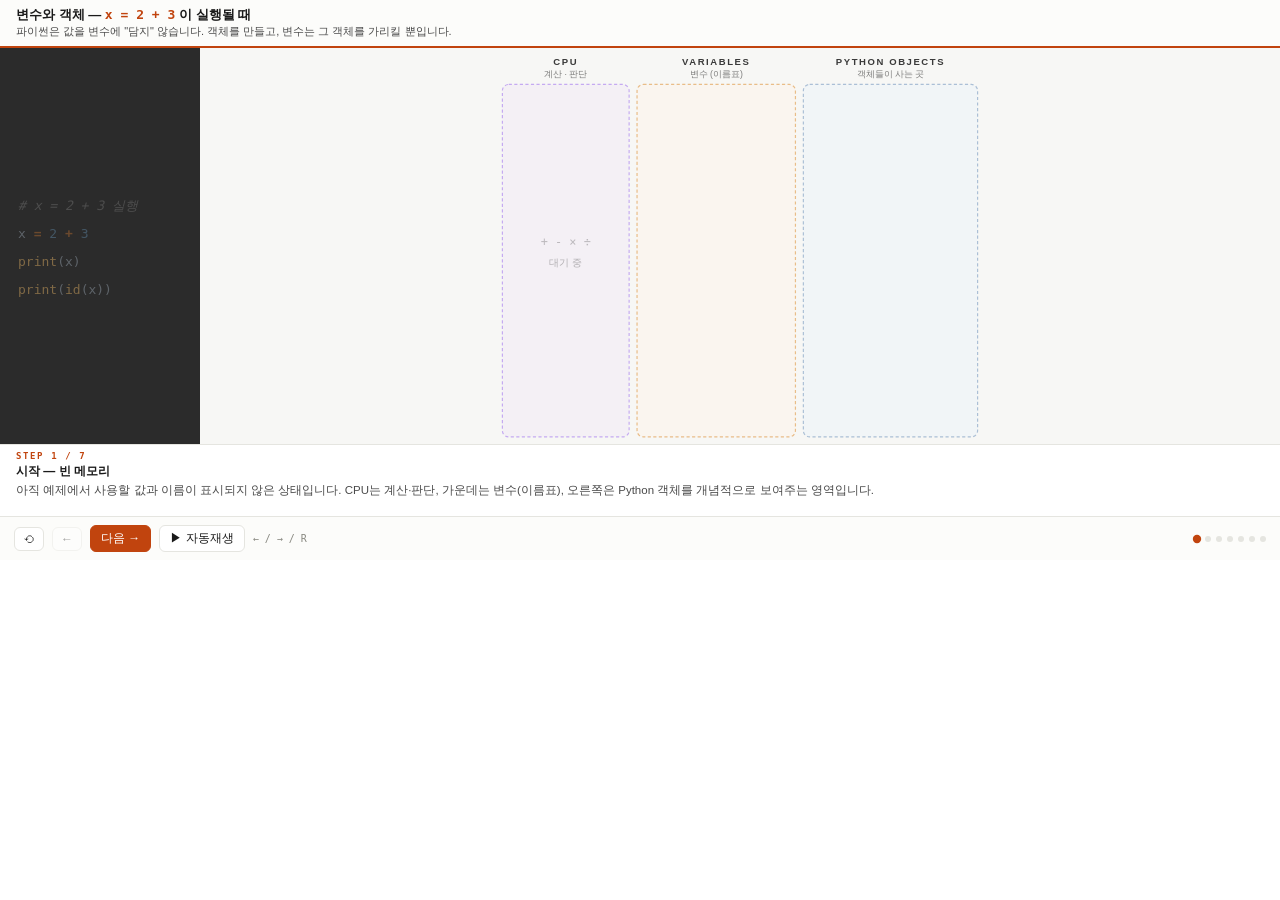
<file: simulators/sim-variable.html>
<!DOCTYPE html>
<html lang="ko">
<head>
<meta charset="UTF-8">
<meta name="viewport" content="width=device-width, initial-scale=1.0">
<title>시뮬레이터 — 변수와 객체</title>
<style>
:root {
  --bg:#ffffff; --bg-soft:#f7f7f5; --bg-card:#fcfcfa;
  --border:#e5e5e0; --text:#1a1a1a; --text-soft:#4a4a4a; --text-mute:#888880;
  --accent:#c1440e;
  --heap-bg:#eaf3fb; --heap-border:#3b6ea8; --heap-text:#1e5a8e;
  --names-bg:#fef3e8; --names-border:#d97706; --names-text:#7a3a10;
  --cpu-bg:#f0e8f5; --cpu-border:#7c3aed; --cpu-text:#5b21b6;
  --code-bg:#2b2b2b; --code-text:#a9b7c6;
  --code-kw:#cc7832; --code-num:#6897bb; --code-com:#808080; --code-fn:#ffc66d;
}
[data-theme="dark"] {
  --bg:#1a1a1a; --bg-soft:#232320; --bg-card:#252522;
  --border:#3a3a35; --text:#ececec; --text-soft:#c4c4c0; --text-mute:#888880;
  --accent:#e07a4f;
  --heap-bg:#1f3650; --heap-border:#5b8fc5; --heap-text:#92c5f0;
  --names-bg:#3a2a18; --names-border:#d97706; --names-text:#f4b070;
  --cpu-bg:#2a1f3d; --cpu-border:#a78bfa; --cpu-text:#c4b5fd;
}

* { box-sizing:border-box; margin:0; padding:0; }

/*
  높이 설계 (SIMH = 560px 기준):
    헤더  : 48px  (flex-shrink:0)
    본문  : flex:1 (나머지 전부)
    설명  : 72px  (flex-shrink:0)
    컨트롤: 44px  (flex-shrink:0)
    합계  : 48 + flex + 72 + 44 = 164 + flex = 560 → flex = 396px

  모바일(≤600px): SIMH = 580px, 코드 위/SVG 아래 세로 배치
    헤더  : 40px
    코드  : 110px (flex-shrink:0)
    SVG   : flex:1
    설명  : 72px
    컨트롤: 44px
    합계  : 40+110+flex+72+44 = 266+flex = 580 → flex = 314px
*/

html {
  /* JS가 --simh를 주입. 없으면 560px */
  --simh: 560px;
}
html, body {
  width:100%;
  height:var(--simh);
  overflow:hidden;
}
body {
  background:var(--bg); color:var(--text);
  font-family:'Pretendard',-apple-system,BlinkMacSystemFont,sans-serif;
  display:flex; flex-direction:column;
}

/* 헤더 48px */
.sim-head {
  height:48px; flex-shrink:0;
  padding:6px 16px;
  border-bottom:2px solid var(--accent);
  background:var(--bg-card);
  display:flex; flex-direction:column; justify-content:center;
  overflow:hidden;
}
.sim-head h2   { font-size:13px; font-weight:700; line-height:1.3; white-space:nowrap; overflow:hidden; text-overflow:ellipsis; }
.sim-head .desc{ font-size:11px; color:var(--text-soft); margin-top:1px; white-space:nowrap; overflow:hidden; text-overflow:ellipsis; }

/* 본문: 남은 높이 전부 */
.sim-main {
  flex:1; min-height:0;
  display:flex; overflow:hidden;
}

/* 코드 패널: 좌측 고정 너비 */
.code-pane {
  width:200px; flex-shrink:0;
  background:var(--code-bg);
  padding:0 12px;
  font-family:'JetBrains Mono',monospace;
  font-size:13px; line-height:2;
  color:var(--code-text);
  display:flex; flex-direction:column; justify-content:center;
  overflow:hidden;
}
.code-line {
  display:block; padding:2px 6px; border-radius:3px;
  opacity:0.4; white-space:pre; height:28px; line-height:28px;
}
.code-line.active {
  background:rgba(255,198,109,.15); opacity:1;
  border-left:3px solid #ffc66d; margin-left:-3px;
}
.code-line.done { opacity:0.65; }
.tk-kw  { color:var(--code-kw); font-weight:bold; }
.tk-num { color:var(--code-num); }
.tk-com { color:var(--code-com); font-style:italic; }
.tk-fn  { color:var(--code-fn); }

/* SVG 캔버스: 나머지 너비 전부 */
.canvas-pane {
  flex:1; min-width:0;
  background:var(--bg-soft);
  overflow:hidden;
  display:flex;
}
.canvas-pane svg {
  width:100%; height:100%;
  display:block;
}

/* 설명 72px */
.explain {
  height:72px; flex-shrink:0;
  padding:6px 16px;
  border-top:1px solid var(--border);
  background:var(--bg);
  overflow:hidden;
}
.explain .step-num   { font-family:'JetBrains Mono',monospace; font-size:9px; letter-spacing:.18em; color:var(--accent); font-weight:700; text-transform:uppercase; }
.explain .step-title { font-size:12px; font-weight:600; margin:2px 0 2px; }
.explain .step-text  { font-size:11.5px; color:var(--text-soft); line-height:1.45; }

/* 컨트롤 44px */
.controls {
  height:44px; flex-shrink:0;
  padding:0 14px;
  background:var(--bg-card);
  border-top:1px solid var(--border);
  display:flex; align-items:center; gap:8px;
  overflow:hidden;
}
.btn {
  background:var(--bg); border:1px solid var(--border); border-radius:6px;
  padding:4px 10px; font-family:inherit; font-size:12px;
  cursor:pointer; color:var(--text); font-weight:500; white-space:nowrap;
  flex-shrink:0;
}
.btn:hover { background:var(--bg-soft); border-color:var(--accent); }
.btn:disabled { opacity:.4; cursor:not-allowed; }
.btn-primary { background:var(--accent); color:white; border-color:var(--accent); }
.btn-icon { width:30px; padding:4px 0; text-align:center; }
.dots { display:flex; gap:5px; margin-left:auto; }
.dot { width:6px; height:6px; border-radius:50%; background:var(--border); flex-shrink:0; }
.dot.active { background:var(--accent); transform:scale(1.4); }
.dot.done   { background:var(--text-mute); }
.kbd-hint   { font-size:10px; color:var(--text-mute); font-family:'JetBrains Mono',monospace; white-space:nowrap; }

/* 모바일: 코드 위, SVG 아래 세로 배치 */
@media (max-width:600px) {
  .sim-head .desc { display:none; }
  .sim-head { height:40px; }
  .sim-main { flex-direction:column; }
  .code-pane {
    width:100%; height:110px; flex-shrink:0;
    border-bottom:1px solid #444;
    font-size:11.5px; line-height:1.8;
    padding:6px 12px;
  }
  .code-line { height:24px; line-height:24px; }
  .kbd-hint { display:none; }
}
</style>
</head>
<body>

<div class="sim-head">
  <h2>변수와 객체 — <code style="font-family:monospace;color:var(--accent)">x = 2 + 3</code> 이 실행될 때</h2>
  <p class="desc">파이썬은 값을 변수에 "담지" 않습니다. 객체를 만들고, 변수는 그 객체를 가리킬 뿐입니다.</p>
</div>

<div class="sim-main">
  <div class="code-pane">
    <span class="code-line" data-line="0"><span class="tk-com"># x = 2 + 3 실행</span></span>
    <span class="code-line" data-line="1">x <span class="tk-kw">=</span> <span class="tk-num">2</span> <span class="tk-kw">+</span> <span class="tk-num">3</span></span>
    <span class="code-line" data-line="2"><span class="tk-fn">print</span>(x)</span>
    <span class="code-line" data-line="3"><span class="tk-fn">print</span>(<span class="tk-fn">id</span>(x))</span>
  </div>
  <div class="canvas-pane">
    <svg id="mem-svg" viewBox="0 0 620 500"
         preserveAspectRatio="xMidYMid meet"
         xmlns="http://www.w3.org/2000/svg">
      <text x="90"  y="22" text-anchor="middle" font-family="Pretendard,sans-serif" font-size="12" font-weight="700" fill="currentColor" letter-spacing="2" opacity=".85">CPU</text>
      <text x="90"  y="36" text-anchor="middle" font-family="Pretendard,sans-serif" font-size="11" fill="currentColor" opacity=".55">계산 · 판단</text>
      <text x="280" y="22" text-anchor="middle" font-family="Pretendard,sans-serif" font-size="12" font-weight="700" fill="currentColor" letter-spacing="2" opacity=".85">VARIABLES</text>
      <text x="280" y="36" text-anchor="middle" font-family="Pretendard,sans-serif" font-size="11" fill="currentColor" opacity=".55">변수 (이름표)</text>
      <text x="500" y="22" text-anchor="middle" font-family="Pretendard,sans-serif" font-size="12" font-weight="700" fill="currentColor" letter-spacing="2" opacity=".85">PYTHON OBJECTS</text>
      <text x="500" y="36" text-anchor="middle" font-family="Pretendard,sans-serif" font-size="11" fill="currentColor" opacity=".55">객체들이 사는 곳</text>
      <rect x="10"  y="46" width="160" height="445" rx="8" fill="var(--cpu-bg)"   stroke="var(--cpu-border)"   stroke-width="1.5" stroke-dasharray="4 3" opacity=".4"/>
      <rect x="180" y="46" width="200" height="445" rx="8" fill="var(--names-bg)" stroke="var(--names-border)" stroke-width="1.5" stroke-dasharray="4 3" opacity=".45"/>
      <rect x="390" y="46" width="220" height="445" rx="8" fill="var(--heap-bg)"  stroke="var(--heap-border)"  stroke-width="1.5" stroke-dasharray="4 3" opacity=".4"/>
      <g id="dyn"></g>
    </svg>
  </div>
</div>

<div class="explain">
  <div class="step-num" id="s-num">STEP 1 / 7</div>
  <div class="step-title" id="s-title"></div>
  <p class="step-text" id="s-text"></p>
</div>

<div class="controls">
  <button class="btn btn-icon" id="btn-restart">⟲</button>
  <button class="btn btn-icon" id="btn-prev">←</button>
  <button class="btn btn-primary" id="btn-next">다음 →</button>
  <button class="btn" id="btn-auto">▶ 자동재생</button>
  <span class="kbd-hint">← / → / R</span>
  <div class="dots" id="dots"></div>
</div>

<script>
(function(){
'use strict';

/* ── 높이 동기화: 부모 iframe이 주는 높이에 맞춤 ── */
function setHeight(h) {
  document.documentElement.style.setProperty('--simh', h + 'px');
  document.documentElement.style.height = h + 'px';
  document.body.style.height = h + 'px';
}
// 부모로부터 높이 메시지 수신
window.addEventListener('message', function(e) {
  if (e.data && e.data.simHeight) setHeight(e.data.simHeight);
  if (e.data && e.data.theme) document.documentElement.setAttribute('data-theme', e.data.theme);
});
// 초기: 부모에게 높이 요청
try {
  if (window.parent !== window) {
    var iframe = window.parent.document.getElementById('sim-variable-iframe');
    if (iframe) setHeight(iframe.offsetHeight);
  }
} catch(e) {}

/* ── SVG 드로잉 ── */
const NS='http://www.w3.org/2000/svg';
const dyn=document.getElementById('dyn');

function el(tag,a,ch){
  const e=document.createElementNS(NS,tag);
  if(a) Object.keys(a).forEach(k=>e.setAttribute(k,a[k]));
  if(ch) [].concat(ch).forEach(c=>{
    if(typeof c==='string') e.appendChild(document.createTextNode(c));
    else if(c) e.appendChild(c);
  });
  return e;
}
function obj(x,y,val,type,addr){
  const g=el('g',{transform:`translate(${x},${y})`});
  g.appendChild(el('rect',{x:0,y:0,width:140,height:76,rx:7,fill:'var(--bg)',stroke:'var(--heap-border)','stroke-width':2.5}));
  g.appendChild(el('text',{x:9,y:18,'font-family':'JetBrains Mono,monospace','font-size':14,fill:'var(--heap-text)','font-weight':700},type||'int'));
  g.appendChild(el('text',{x:70,y:56,'text-anchor':'middle','font-family':'JetBrains Mono,monospace','font-size':32,'font-weight':700,fill:'currentColor'},String(val)));
  if(addr) g.appendChild(el('text',{x:131,y:72,'text-anchor':'end','font-family':'JetBrains Mono,monospace','font-size':11,fill:'currentColor',opacity:.4},'@'+addr));
  return g;
}
function tag(x,y,name){
  const g=el('g',{transform:`translate(${x},${y})`});
  g.appendChild(el('path',{d:'M 0,15 L 13,0 L 120,0 L 120,30 L 13,30 Z',fill:'var(--names-bg)',stroke:'var(--names-border)','stroke-width':1.5}));
  g.appendChild(el('text',{x:64,y:21,'text-anchor':'middle','font-family':'JetBrains Mono,monospace','font-size':17,'font-weight':700,fill:'var(--names-text)'},name));
  return g;
}
let ac=0;
function arrow(x1,y1,x2,y2,color){
  const id='a'+(++ac),col=color||'var(--accent)';
  const g=el('g');
  const df=el('defs');
  df.appendChild(el('marker',{id,viewBox:'0 0 10 10',refX:9,refY:5,markerWidth:7,markerHeight:7,orient:'auto'},[el('path',{d:'M0,0 L10,5 L0,10 z',fill:col})]));
  g.appendChild(df);
  const cx=(x1+x2)/2;
  g.appendChild(el('path',{d:`M ${x1} ${y1} Q ${cx} ${y1} ${x2} ${y2}`,fill:'none',stroke:col,'stroke-width':2.8,'marker-end':`url(#${id})`}));
  return g;
}
function lbl(x,y,text,col){
  return el('text',{x,y,'text-anchor':'middle','font-family':'Pretendard,sans-serif','font-size':13,fill:col||'currentColor',opacity:col?1:.7},text);
}
function out(x,y,w,text){
  const g=el('g');
  g.appendChild(el('rect',{x,y,width:w,height:36,rx:4,fill:'#2b2b2b',stroke:'#4ec9b0','stroke-width':1.2}));
  g.appendChild(el('text',{x:x+w/2,y:y+24,'text-anchor':'middle','font-family':'JetBrains Mono,monospace','font-size':16,fill:'#d4d4d4'},String(text)));
  g.appendChild(el('text',{x:x-8,y:y+24,'text-anchor':'end','font-family':'Pretendard,sans-serif','font-size':12,fill:'currentColor',opacity:.6},'화면 →'));
  return g;
}
function cpu(mode,opts){
  opts=opts||{};
  const g=el('g'),cx=90;
  if(mode==='idle'){
    g.appendChild(el('text',{x:cx,y:250,'text-anchor':'middle','font-family':'JetBrains Mono,monospace','font-size':15,fill:'currentColor',opacity:.25},'+ - × ÷'));
    g.appendChild(el('text',{x:cx,y:275,'text-anchor':'middle','font-family':'Pretendard,sans-serif','font-size':13,fill:'currentColor',opacity:.3},'대기 중'));
  } else if(mode==='making'){
    g.appendChild(el('rect',{x:20,y:190,width:140,height:65,rx:6,fill:'var(--cpu-bg)',stroke:'var(--cpu-border)','stroke-width':1.8,opacity:.85}));
    g.appendChild(el('text',{x:cx,y:210,'text-anchor':'middle','font-family':'JetBrains Mono,monospace','font-size':11,fill:'var(--cpu-text)','font-weight':700,'letter-spacing':1},'CPU'));
    g.appendChild(el('text',{x:cx,y:240,'text-anchor':'middle','font-family':'Pretendard,sans-serif','font-size':14,fill:'currentColor',opacity:.9},opts.label||'생성 중'));
  } else if(mode==='calc'){
    g.appendChild(el('rect',{x:15,y:155,width:150,height:155,rx:6,fill:'var(--cpu-bg)',stroke:'var(--cpu-border)','stroke-width':2.2}));
    g.appendChild(el('text',{x:cx,y:175,'text-anchor':'middle','font-family':'JetBrains Mono,monospace','font-size':11,fill:'var(--cpu-text)','font-weight':700,'letter-spacing':1},'ALU'));
    g.appendChild(el('text',{x:cx,y:220,'text-anchor':'middle','font-family':'JetBrains Mono,monospace','font-size':28,'font-weight':700,fill:'currentColor'},'2 + 3'));
    g.appendChild(el('text',{x:cx,y:248,'text-anchor':'middle','font-family':'JetBrains Mono,monospace','font-size':16,fill:'currentColor',opacity:.5},'↓'));
    g.appendChild(el('text',{x:cx,y:288,'text-anchor':'middle','font-family':'JetBrains Mono,monospace','font-size':28,'font-weight':700,fill:'var(--accent)'},'5'));
  } else if(mode==='read'){
    g.appendChild(el('rect',{x:20,y:180,width:140,height:90,rx:6,fill:'var(--cpu-bg)',stroke:'var(--cpu-border)','stroke-width':1.8,opacity:.85}));
    g.appendChild(el('text',{x:cx,y:200,'text-anchor':'middle','font-family':'JetBrains Mono,monospace','font-size':11,fill:'var(--cpu-text)','font-weight':700,'letter-spacing':1},'CPU'));
    g.appendChild(el('text',{x:cx,y:232,'text-anchor':'middle','font-family':'Pretendard,sans-serif','font-size':15,fill:'currentColor','font-weight':600},opts.label||''));
    g.appendChild(el('text',{x:cx,y:258,'text-anchor':'middle','font-family':'JetBrains Mono,monospace','font-size':14,fill:'currentColor',opacity:.7},opts.detail||''));
  }
  return g;
}
const POS={o2:{x:400,y:65},o3:{x:400,y:195},o5:{x:400,y:325},tag:{x:193,y:330}};
function drawObjs(n){
  const arr=[];
  if(n>=1) arr.push(obj(POS.o2.x,POS.o2.y,2,'int','0x7f01'));
  if(n>=2) arr.push(obj(POS.o3.x,POS.o3.y,3,'int','0x7f02'));
  if(n>=3) arr.push(obj(POS.o5.x,POS.o5.y,5,'int','0x7f0c'));
  return arr;
}
const STEPS=[
  {line:-1,title:'시작 — 빈 메모리',text:'아직 예제에서 사용할 값과 이름이 표시되지 않은 상태입니다. CPU는 계산·판단, 가운데는 변수(이름표), 오른쪽은 Python 객체를 개념적으로 보여주는 영역입니다.',
   fn(){dyn.appendChild(cpu('idle'));}},
  {line:1,title:'1단계 — 값 2 평가',text:'오른쪽 식부터 평가합니다. Python은 정수 값 2를 객체로 다룹니다. 그림의 id 값은 실제 주소가 아니라 객체의 identity를 설명하기 위한 예시입니다.',
   fn(){dyn.appendChild(cpu('making',{label:'객체 2 생성'}));drawObjs(1).forEach(o=>dyn.appendChild(o));dyn.appendChild(arrow(172,103,398,103,'var(--cpu-border)'));}},
  {line:1,title:'2단계 — 값 3 평가',text:'다음으로 정수 값 3을 평가합니다. 이 그림은 객체와 이름의 관계를 보여주는 개념도이며, 실제 객체 재사용 여부 같은 구현 세부는 단순화했습니다.',
   fn(){dyn.appendChild(cpu('making',{label:'객체 3 생성'}));drawObjs(2).forEach(o=>dyn.appendChild(o));dyn.appendChild(arrow(172,103,398,233,'var(--cpu-border)'));}},
  {line:1,title:'3단계 — CPU가 2+3 계산',text:'두 값을 더해 결과 5를 얻습니다. 숫자는 불변이므로 2와 3의 값을 직접 바꾸는 연산은 아닙니다.',
   fn(){
     dyn.appendChild(cpu('calc'));drawObjs(3).forEach(o=>dyn.appendChild(o));
     dyn.appendChild(arrow(398,103,170,225,'var(--heap-border)'));
     dyn.appendChild(arrow(398,233,172,240,'var(--heap-border)'));
     dyn.appendChild(arrow(172,313,398,363,'var(--accent)'));
     dyn.appendChild(lbl(284,188,'값 읽기'));
     dyn.appendChild(lbl(284,352,'결과 쓰기','var(--accent)'));
   }},
  {line:1,title:'4단계 — 이름표 x 가 객체 5를 가리킴',text:'x = 부분이 실행됩니다. 변수 x라는 이름표가 만들어지고 객체 5를 가리킵니다. x 안에 5가 담긴 게 아니라, x가 5 객체를 "가리키는" 것입니다.',
   fn(){
     dyn.appendChild(cpu('making',{label:'이름표 x 연결'}));drawObjs(3).forEach(o=>dyn.appendChild(o));
     dyn.appendChild(tag(POS.tag.x,POS.tag.y,'x'));
     dyn.appendChild(arrow(315,345,398,363,'var(--accent)'));
   }},
  {line:2,title:'5단계 — print(x) 가 5를 출력',text:'CPU가 x 이름표를 따라가 객체 5의 값을 읽고 화면에 출력합니다.',
   fn(){
     dyn.appendChild(cpu('read',{label:'print(x)',detail:'x → 5'}));drawObjs(3).forEach(o=>dyn.appendChild(o));
     dyn.appendChild(tag(POS.tag.x,POS.tag.y,'x'));
     dyn.appendChild(arrow(315,345,398,363,'var(--accent)'));
     dyn.appendChild(out(193,430,130,'5'));
   }},
  {line:3,title:'6단계 — id(x) 는 객체의 식별값',text:'id(x)는 x가 가리키는 객체의 identity를 정수로 표현한 값을 돌려줍니다. 같은 객체를 가리키는 동안에는 같은 id가 나옵니다. CPython에서는 메모리 주소와 관련되지만 Python 언어가 주소 자체를 보장하지는 않습니다.',
   fn(){
     dyn.appendChild(cpu('read',{label:'id(x)',detail:'식별값 반환'}));drawObjs(3).forEach(o=>dyn.appendChild(o));
     dyn.appendChild(tag(POS.tag.x,POS.tag.y,'x'));
     dyn.appendChild(arrow(315,345,398,363,'var(--accent)'));
     dyn.appendChild(out(183,430,350,'140288751120'));
   }},
];

let cur=0,timer=null;
const dotsEl=document.getElementById('dots');
STEPS.forEach(()=>{const d=document.createElement('div');d.className='dot';dotsEl.appendChild(d);});

function render(){
  document.querySelectorAll('.code-line').forEach(el=>{
    el.classList.remove('active','done');
    const l=parseInt(el.dataset.line),sl=STEPS[cur].line;
    if(l===sl) el.classList.add('active');
    else if(l<sl&&sl>=0) el.classList.add('done');
  });
  while(dyn.firstChild) dyn.removeChild(dyn.firstChild);
  STEPS[cur].fn();
  document.getElementById('s-num').textContent=`STEP ${cur+1} / ${STEPS.length}`;
  document.getElementById('s-title').textContent=STEPS[cur].title;
  document.getElementById('s-text').textContent=STEPS[cur].text;
  document.querySelectorAll('.dot').forEach((d,i)=>{
    d.classList.remove('active','done');
    if(i===cur) d.classList.add('active');
    else if(i<cur) d.classList.add('done');
  });
  document.getElementById('btn-prev').disabled=(cur===0);
  const nb=document.getElementById('btn-next');
  if(cur===STEPS.length-1){nb.textContent='완료';nb.disabled=true;}
  else{nb.textContent='다음 →';nb.disabled=false;}
}
function next(){if(cur<STEPS.length-1){cur++;render();}}
function prev(){if(cur>0){cur--;render();}}
function restart(){stopAuto();cur=0;render();}
function startAuto(){
  if(timer)return;
  if(cur>=STEPS.length-1){cur=0;render();}
  document.getElementById('btn-auto').textContent='⏸ 일시정지';
  // 클릭 즉시 한 단계 진행하고, 이후 일정 간격으로 계속 진행합니다.
  next();
  if(cur>=STEPS.length-1){
    document.getElementById('btn-auto').textContent='▶ 자동재생';
    return;
  }
  timer=setInterval(()=>{
    if(cur<STEPS.length-1)next();
    if(cur>=STEPS.length-1)stopAuto();
  },2200);
}
function stopAuto(){
  if(timer){clearInterval(timer);timer=null;document.getElementById('btn-auto').textContent='▶ 자동재생';}
}
document.getElementById('btn-next').addEventListener('click',()=>{stopAuto();next();});
document.getElementById('btn-prev').addEventListener('click',()=>{stopAuto();prev();});
document.getElementById('btn-restart').addEventListener('click',restart);
document.getElementById('btn-auto').addEventListener('click',()=>{if(timer)stopAuto();else startAuto();});
document.addEventListener('keydown',e=>{
  if(e.key==='ArrowRight'){stopAuto();next();e.preventDefault();}
  else if(e.key==='ArrowLeft'){stopAuto();prev();e.preventDefault();}
  else if(e.key==='r'||e.key==='R'){restart();e.preventDefault();}
});

function syncTheme(){
  try{
    const t=window.parent&&window.parent.document&&window.parent.document.documentElement.getAttribute('data-theme');
    if(t) document.documentElement.setAttribute('data-theme',t);
  }catch(e){
    if(window.matchMedia('(prefers-color-scheme: dark)').matches) document.documentElement.setAttribute('data-theme','dark');
  }
}
syncTheme();

render();
})();
</script>
</body>
</html>
</file>
